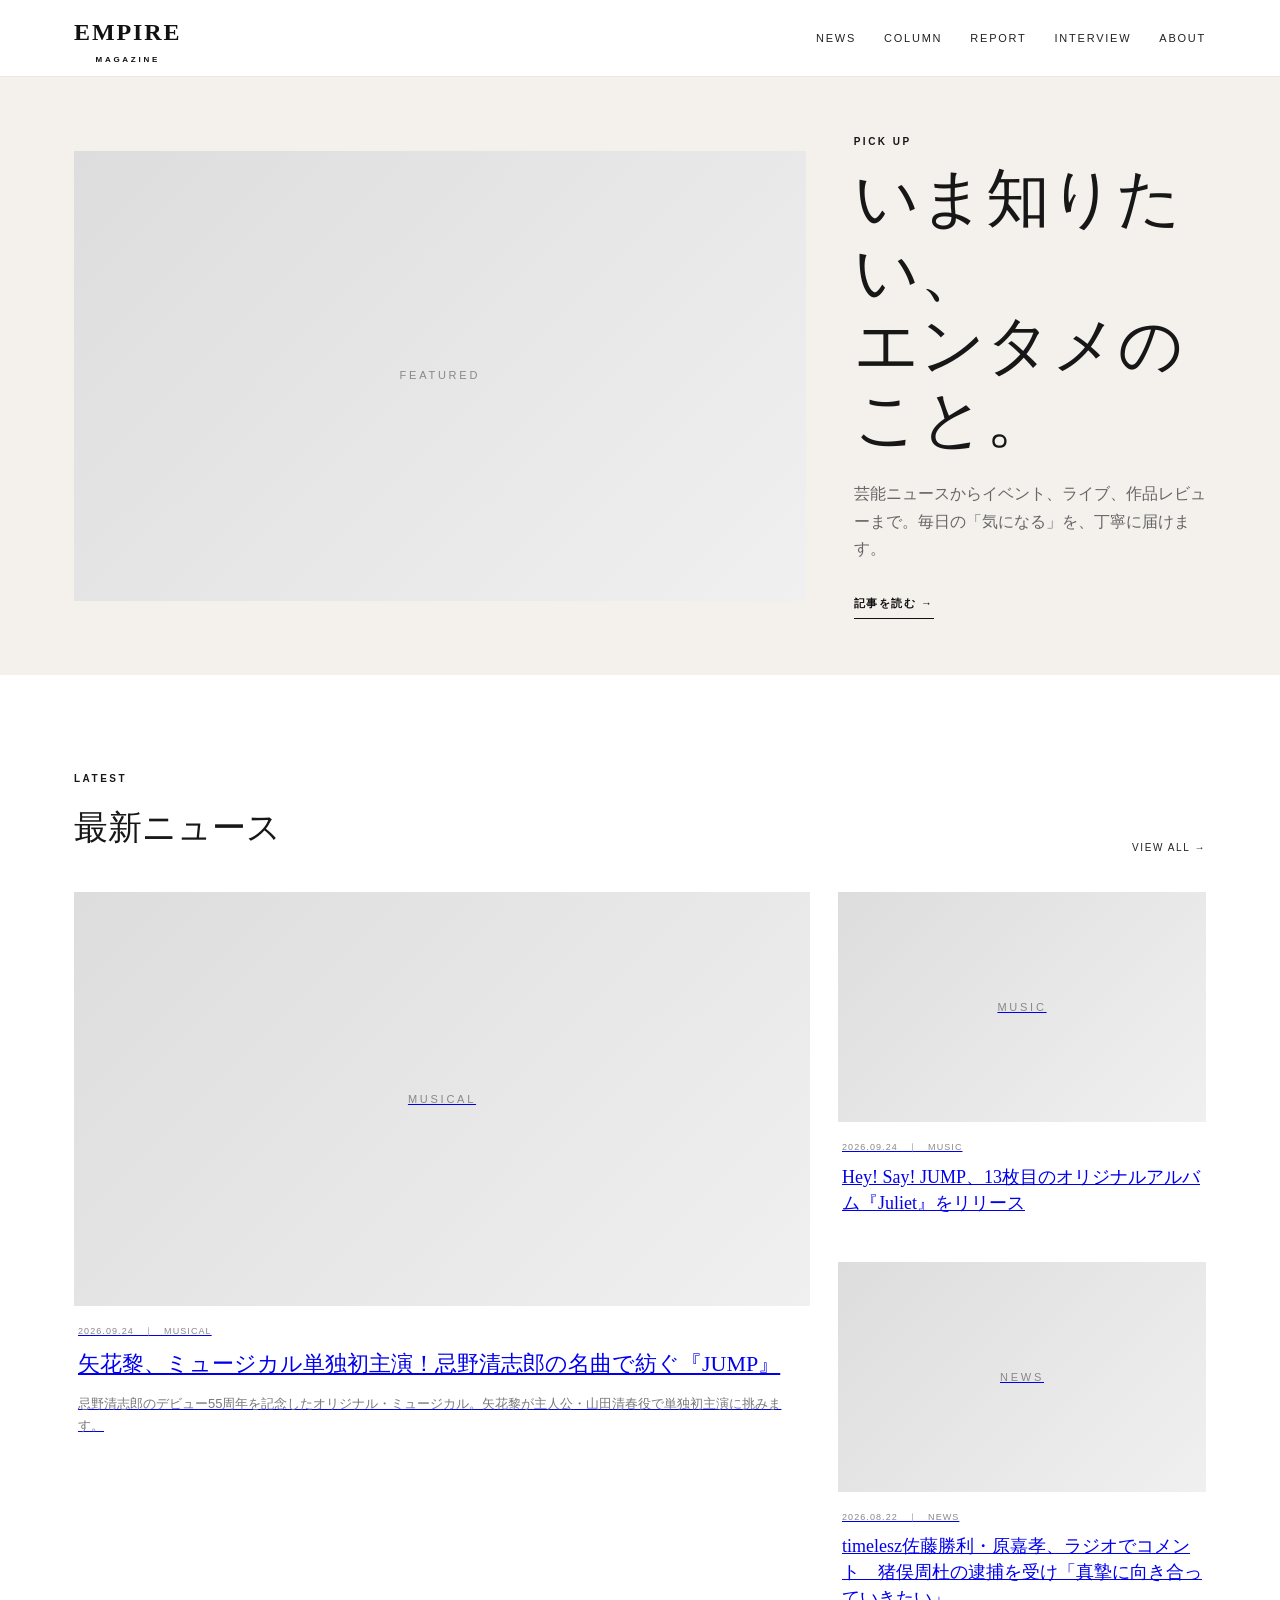
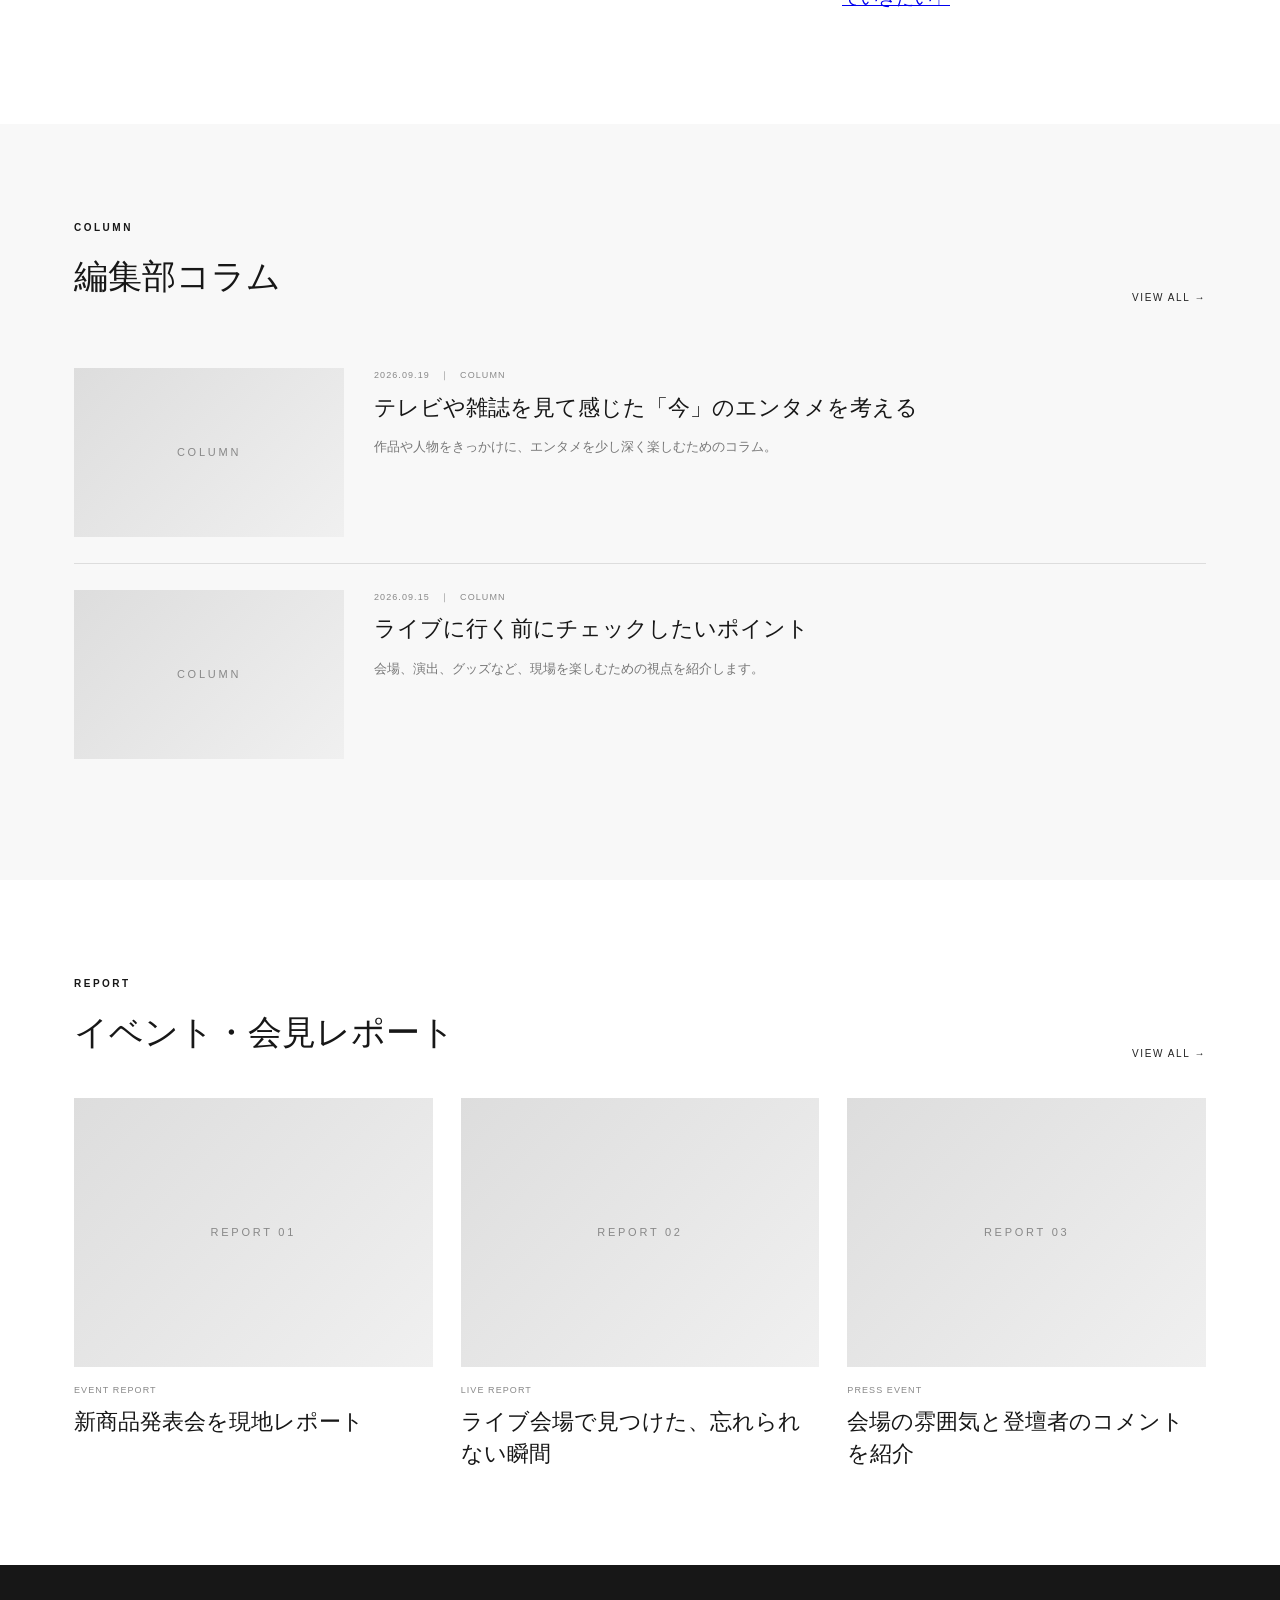
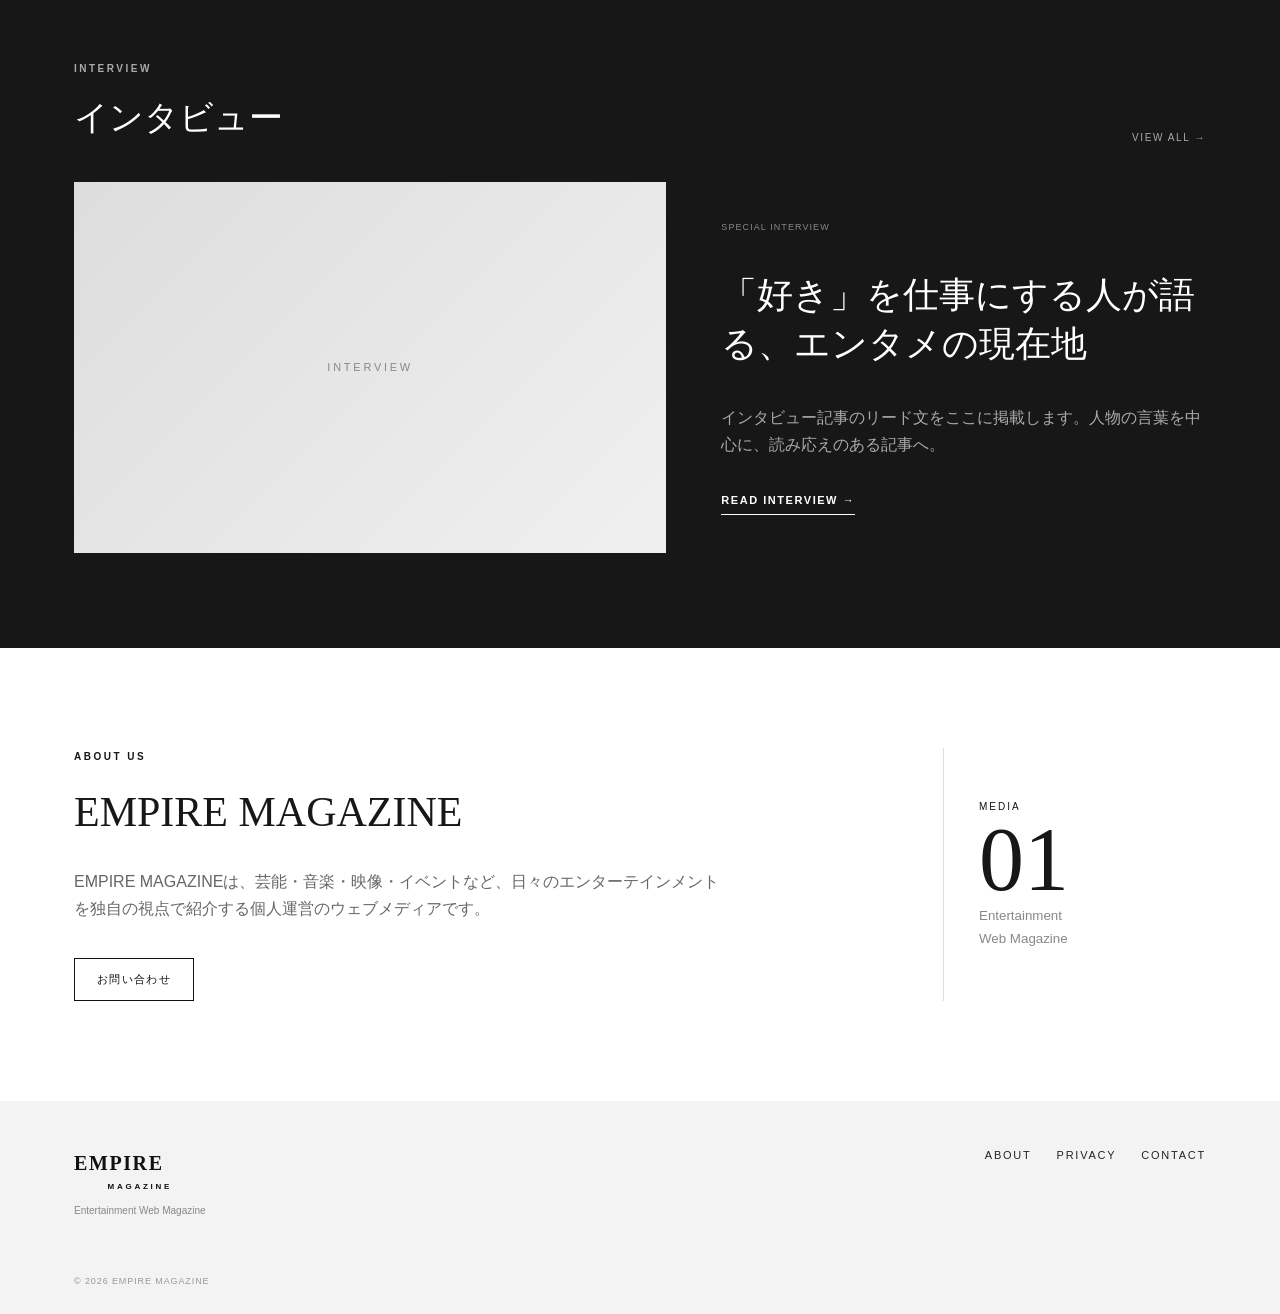
<file: index.html>
<!DOCTYPE html>
<html lang="ja">
<head>
<meta charset="UTF-8">
<meta name="viewport" content="width=device-width, initial-scale=1.0">
<meta name="description" content="芸能・エンタメの最新ニュース、コラム、イベントレポートを届ける個人ウェブメディア。">
<title>EMPIRE MAGAZINE｜芸能・エンタメ情報メディア</title>
<link rel="stylesheet" href="css/style.css">
</head>
<body>
<header class="site-header">
<div class="header-inner">
<a class="logo" href="#">EMPIRE<span>MAGAZINE</span></a>
<nav class="desktop-nav">
<a href="#news">NEWS</a>
<a href="#column">COLUMN</a>
<a href="#report">REPORT</a>
<a href="#interview">INTERVIEW</a>
<a href="#about">ABOUT</a>
</nav>
<button class="menu-button" aria-label="メニュー" aria-expanded="false">☰</button>
</div>
<div class="mobile-nav">
<a href="#news">NEWS</a>
<a href="#column">COLUMN</a>
<a href="#report">REPORT</a>
<a href="#interview">INTERVIEW</a>
<a href="#about">ABOUT</a>
</div>
</header>

<main>
<section class="hero">
<div class="hero-main">
<div class="hero-image placeholder">FEATURED</div>
<div class="hero-copy">
<p class="eyebrow">PICK UP</p>
<h1>いま知りたい、<br>エンタメのこと。</h1>
<p>芸能ニュースからイベント、ライブ、作品レビューまで。毎日の「気になる」を、丁寧に届けます。</p>
<a class="read-more" href="#news">記事を読む →</a>
</div>
</div>
</section>

<section class="section" id="news">
<div class="section-heading">
<div><p class="eyebrow">LATEST</p><h2>最新ニュース</h2></div>
<a href="#news">VIEW ALL →</a>
</div>

<div class="news-grid">

<article class="card large">
<a href="articles/2026-09-24-musical-jump-yabana-rei.html">
<div class="thumb placeholder">MUSICAL</div>
<div class="card-body">
<p class="meta">2026.09.24　｜　MUSICAL</p>
<h3>矢花黎、ミュージカル単独初主演！忌野清志郎の名曲で紡ぐ『JUMP』</h3>
<p>忌野清志郎のデビュー55周年を記念したオリジナル・ミュージカル。矢花黎が主人公・山田清春役で単独初主演に挑みます。</p>
</div>
</a>
</article>

<article class="card">
<a href="articles/2026-09-24-heysayjump-juliet.html">
<div class="thumb placeholder">MUSIC</div>
<div class="card-body">
<p class="meta">2026.09.24　｜　MUSIC</p>
<h3>Hey! Say! JUMP、13枚目のオリジナルアルバム『Juliet』をリリース</h3>
</div>
</a>
</article>

<article class="card">
<a href="articles/2026-08-22-timelesz-radio-comment.html">
<div class="thumb placeholder">NEWS</div>
<div class="card-body">
<p class="meta">2026.08.22　｜　NEWS</p>
<h3>timelesz佐藤勝利・原嘉孝、ラジオでコメント　猪俣周杜の逮捕を受け「真摯に向き合っていきたい」</h3>
</div>
</a>
</article>

</div>
</section>

<section class="section alt" id="column">
<div class="section-heading">
<div><p class="eyebrow">COLUMN</p><h2>編集部コラム</h2></div>
<a href="#">VIEW ALL →</a>
</div>
<div class="article-list">
<article><div class="list-image placeholder">COLUMN</div><div><p class="meta">2026.09.19　｜　COLUMN</p><h3>テレビや雑誌を見て感じた「今」のエンタメを考える</h3><p>作品や人物をきっかけに、エンタメを少し深く楽しむためのコラム。</p></div></article>
<article><div class="list-image placeholder">COLUMN</div><div><p class="meta">2026.09.15　｜　COLUMN</p><h3>ライブに行く前にチェックしたいポイント</h3><p>会場、演出、グッズなど、現場を楽しむための視点を紹介します。</p></div></article>
</div>
</section>

<section class="section" id="report">
<div class="section-heading">
<div><p class="eyebrow">REPORT</p><h2>イベント・会見レポート</h2></div>
<a href="#">VIEW ALL →</a>
</div>
<div class="report-grid">
<article class="report-card"><div class="report-image placeholder">REPORT 01</div><p class="meta">EVENT REPORT</p><h3>新商品発表会を現地レポート</h3></article>
<article class="report-card"><div class="report-image placeholder">REPORT 02</div><p class="meta">LIVE REPORT</p><h3>ライブ会場で見つけた、忘れられない瞬間</h3></article>
<article class="report-card"><div class="report-image placeholder">REPORT 03</div><p class="meta">PRESS EVENT</p><h3>会場の雰囲気と登壇者のコメントを紹介</h3></article>
</div>
</section>

<section class="section dark" id="interview">
<div class="section-heading">
<div><p class="eyebrow">INTERVIEW</p><h2>インタビュー</h2></div>
<a href="#">VIEW ALL →</a>
</div>
<article class="feature-interview">
<div class="interview-image placeholder">INTERVIEW</div>
<div><p class="meta">SPECIAL INTERVIEW</p><h3>「好き」を仕事にする人が語る、エンタメの現在地</h3><p>インタビュー記事のリード文をここに掲載します。人物の言葉を中心に、読み応えのある記事へ。</p><a class="read-more light" href="#">READ INTERVIEW →</a></div>
</article>
</section>

<section class="about" id="about">
<div>
<p class="eyebrow">ABOUT US</p>
<h2>EMPIRE MAGAZINE</h2>
<p>EMPIRE MAGAZINEは、芸能・音楽・映像・イベントなど、日々のエンターテインメントを独自の視点で紹介する個人運営のウェブメディアです。</p>
<a class="outline-button" href="mailto:hello@example.com">お問い合わせ</a>
</div>
<div class="about-note"><span>MEDIA</span><strong>01</strong><small>Entertainment<br>Web Magazine</small></div>
</section>
</main>

<footer>
<div class="footer-inner">
<div><a class="logo footer-logo" href="#">EMPIRE<span>MAGAZINE</span></a><p>Entertainment Web Magazine</p></div>
<div class="footer-links"><a href="#about">ABOUT</a><a href="#">PRIVACY</a><a href="#">CONTACT</a></div>
</div>
<p class="copyright">© 2026 EMPIRE MAGAZINE</p>
</footer>

<script src="js/main.js"></script>
</body>
</html>
</file>
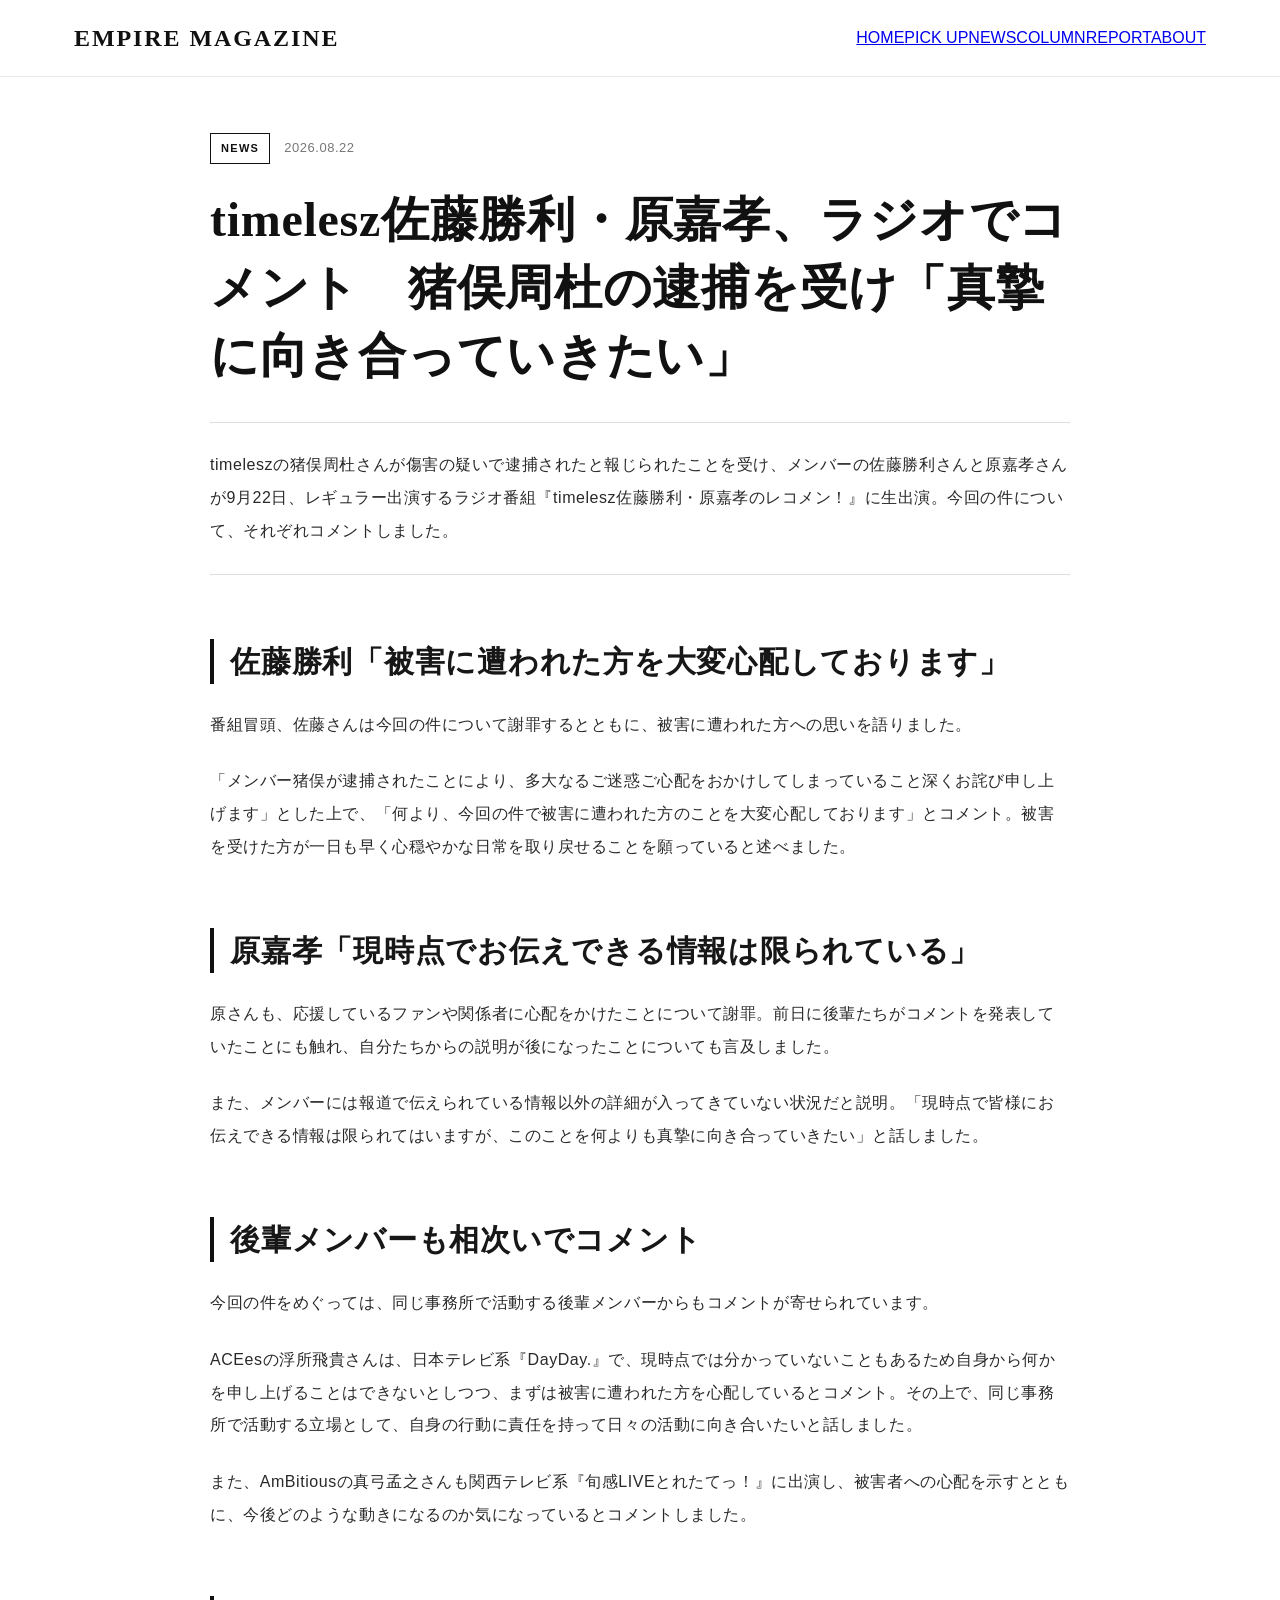
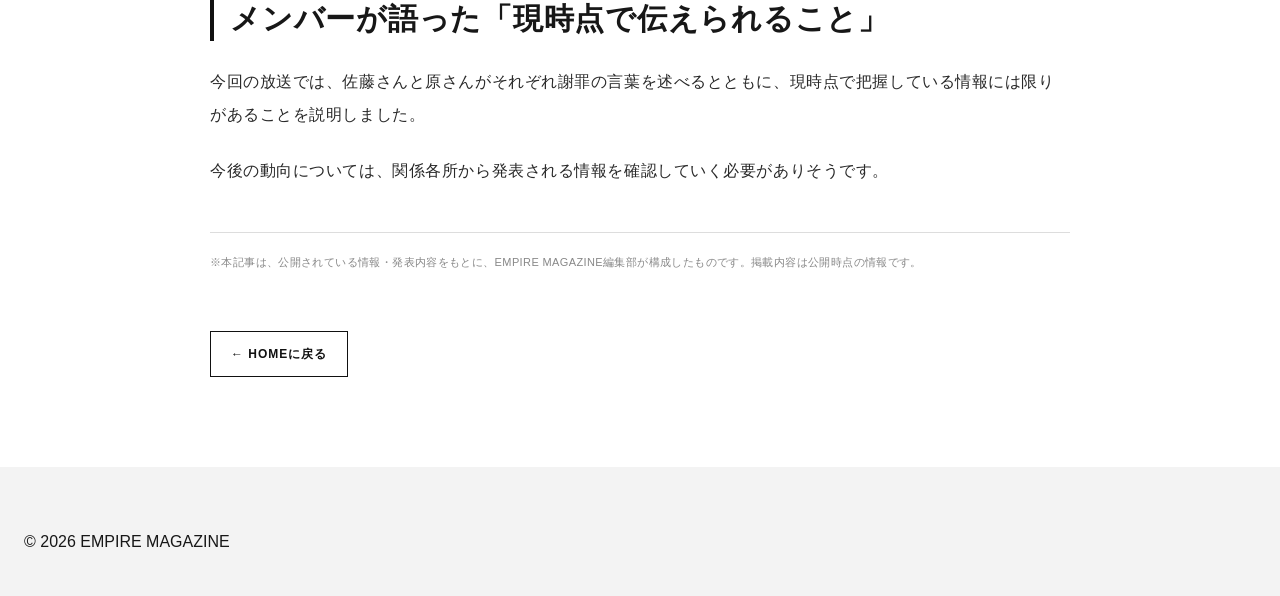
<file: articles/2026-08-22-timelesz-radio-comment.html>
<!DOCTYPE html>
<html lang="ja">
<head>
<meta charset="UTF-8">
<meta name="viewport" content="width=device-width, initial-scale=1.0">
<meta name="description" content="timelesz佐藤勝利・原嘉孝、ラジオでコメント　猪俣周杜の逮捕を受け「真摯に向き合っていきたい」">
<title>timelesz佐藤勝利・原嘉孝、ラジオでコメント　猪俣周杜の逮捕を受け「真摯に向き合っていきたい」 | EMPIRE MAGAZINE</title>
<link rel="stylesheet" href="../css/style.css">
<link rel="stylesheet" href="../css/article.css">
</head>
<body>
<header class="site-header"><div class="container header-inner">
<a href="../index.html" class="logo">EMPIRE MAGAZINE</a>
<nav class="main-nav"><a href="../index.html">HOME</a><a href="../index.html#pickup">PICK UP</a><a href="../index.html#news">NEWS</a><a href="../index.html#column">COLUMN</a><a href="../index.html#report">REPORT</a><a href="../index.html#about">ABOUT</a></nav>
</div></header>
<main><article class="article-page"><div class="container article-container">
<div class="article-meta"><span class="article-category">NEWS</span><time>2026.08.22</time></div>
<h1>timelesz佐藤勝利・原嘉孝、ラジオでコメント　猪俣周杜の逮捕を受け「真摯に向き合っていきたい」</h1>
<p class="article-lead">timeleszの猪俣周杜さんが傷害の疑いで逮捕されたと報じられたことを受け、メンバーの佐藤勝利さんと原嘉孝さんが9月22日、レギュラー出演するラジオ番組『timelesz佐藤勝利・原嘉孝のレコメン！』に生出演。今回の件について、それぞれコメントしました。</p>
<h2>佐藤勝利「被害に遭われた方を大変心配しております」</h2>
<p>番組冒頭、佐藤さんは今回の件について謝罪するとともに、被害に遭われた方への思いを語りました。</p>
<p>「メンバー猪俣が逮捕されたことにより、多大なるご迷惑ご心配をおかけしてしまっていること深くお詫び申し上げます」とした上で、「何より、今回の件で被害に遭われた方のことを大変心配しております」とコメント。被害を受けた方が一日も早く心穏やかな日常を取り戻せることを願っていると述べました。</p>
<h2>原嘉孝「現時点でお伝えできる情報は限られている」</h2>
<p>原さんも、応援しているファンや関係者に心配をかけたことについて謝罪。前日に後輩たちがコメントを発表していたことにも触れ、自分たちからの説明が後になったことについても言及しました。</p>
<p>また、メンバーには報道で伝えられている情報以外の詳細が入ってきていない状況だと説明。「現時点で皆様にお伝えできる情報は限られてはいますが、このことを何よりも真摯に向き合っていきたい」と話しました。</p>
<h2>後輩メンバーも相次いでコメント</h2>
<p>今回の件をめぐっては、同じ事務所で活動する後輩メンバーからもコメントが寄せられています。</p>
<p>ACEesの浮所飛貴さんは、日本テレビ系『DayDay.』で、現時点では分かっていないこともあるため自身から何かを申し上げることはできないとしつつ、まずは被害に遭われた方を心配しているとコメント。その上で、同じ事務所で活動する立場として、自身の行動に責任を持って日々の活動に向き合いたいと話しました。</p>
<p>また、AmBitiousの真弓孟之さんも関西テレビ系『旬感LIVEとれたてっ！』に出演し、被害者への心配を示すとともに、今後どのような動きになるのか気になっているとコメントしました。</p>
<h2>メンバーが語った「現時点で伝えられること」</h2>
<p>今回の放送では、佐藤さんと原さんがそれぞれ謝罪の言葉を述べるとともに、現時点で把握している情報には限りがあることを説明しました。</p>
<p>今後の動向については、関係各所から発表される情報を確認していく必要がありそうです。</p>
<p class="article-source">※本記事は、公開されている情報・発表内容をもとに、EMPIRE MAGAZINE編集部が構成したものです。掲載内容は公開時点の情報です。</p>
<a href="../index.html" class="back-link">← HOMEに戻る</a>
</div></article></main>
<footer class="site-footer"><div class="container"><p>© 2026 EMPIRE MAGAZINE</p></div></footer>
</body></html>
</file>
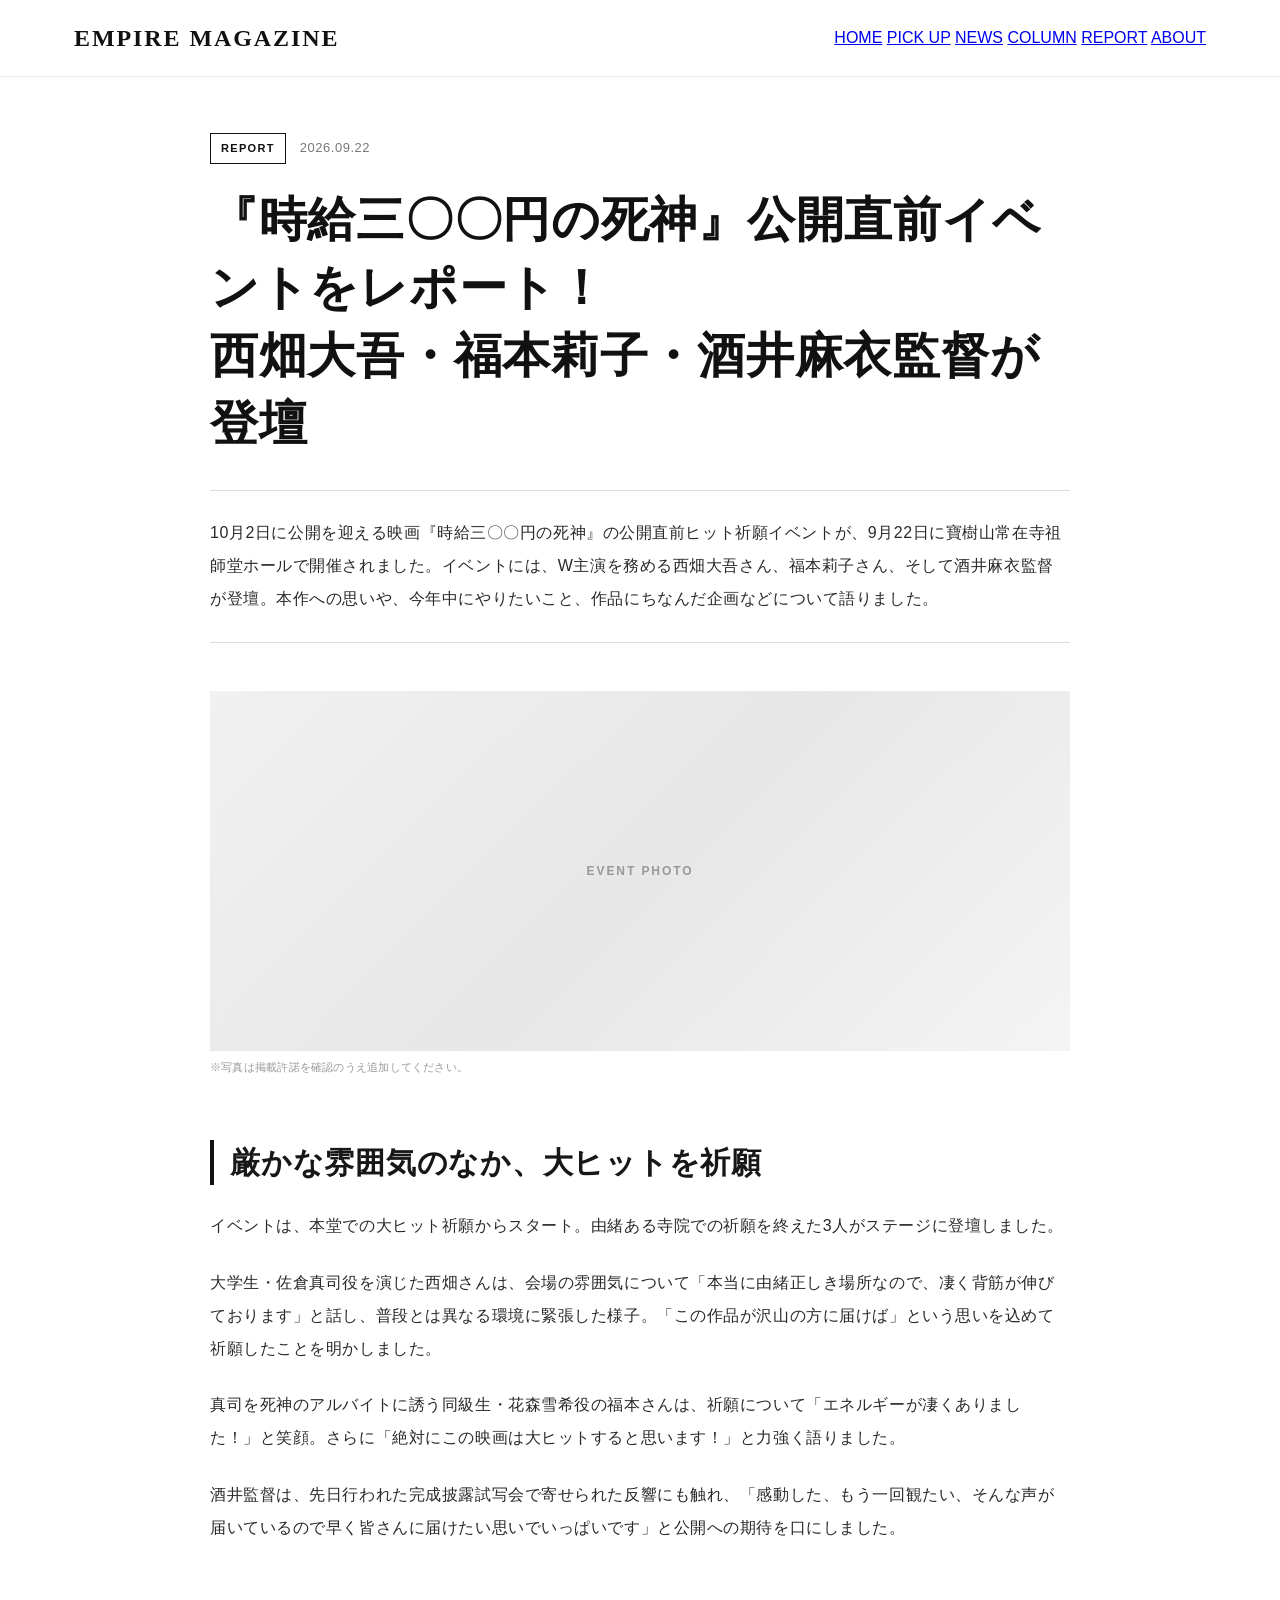
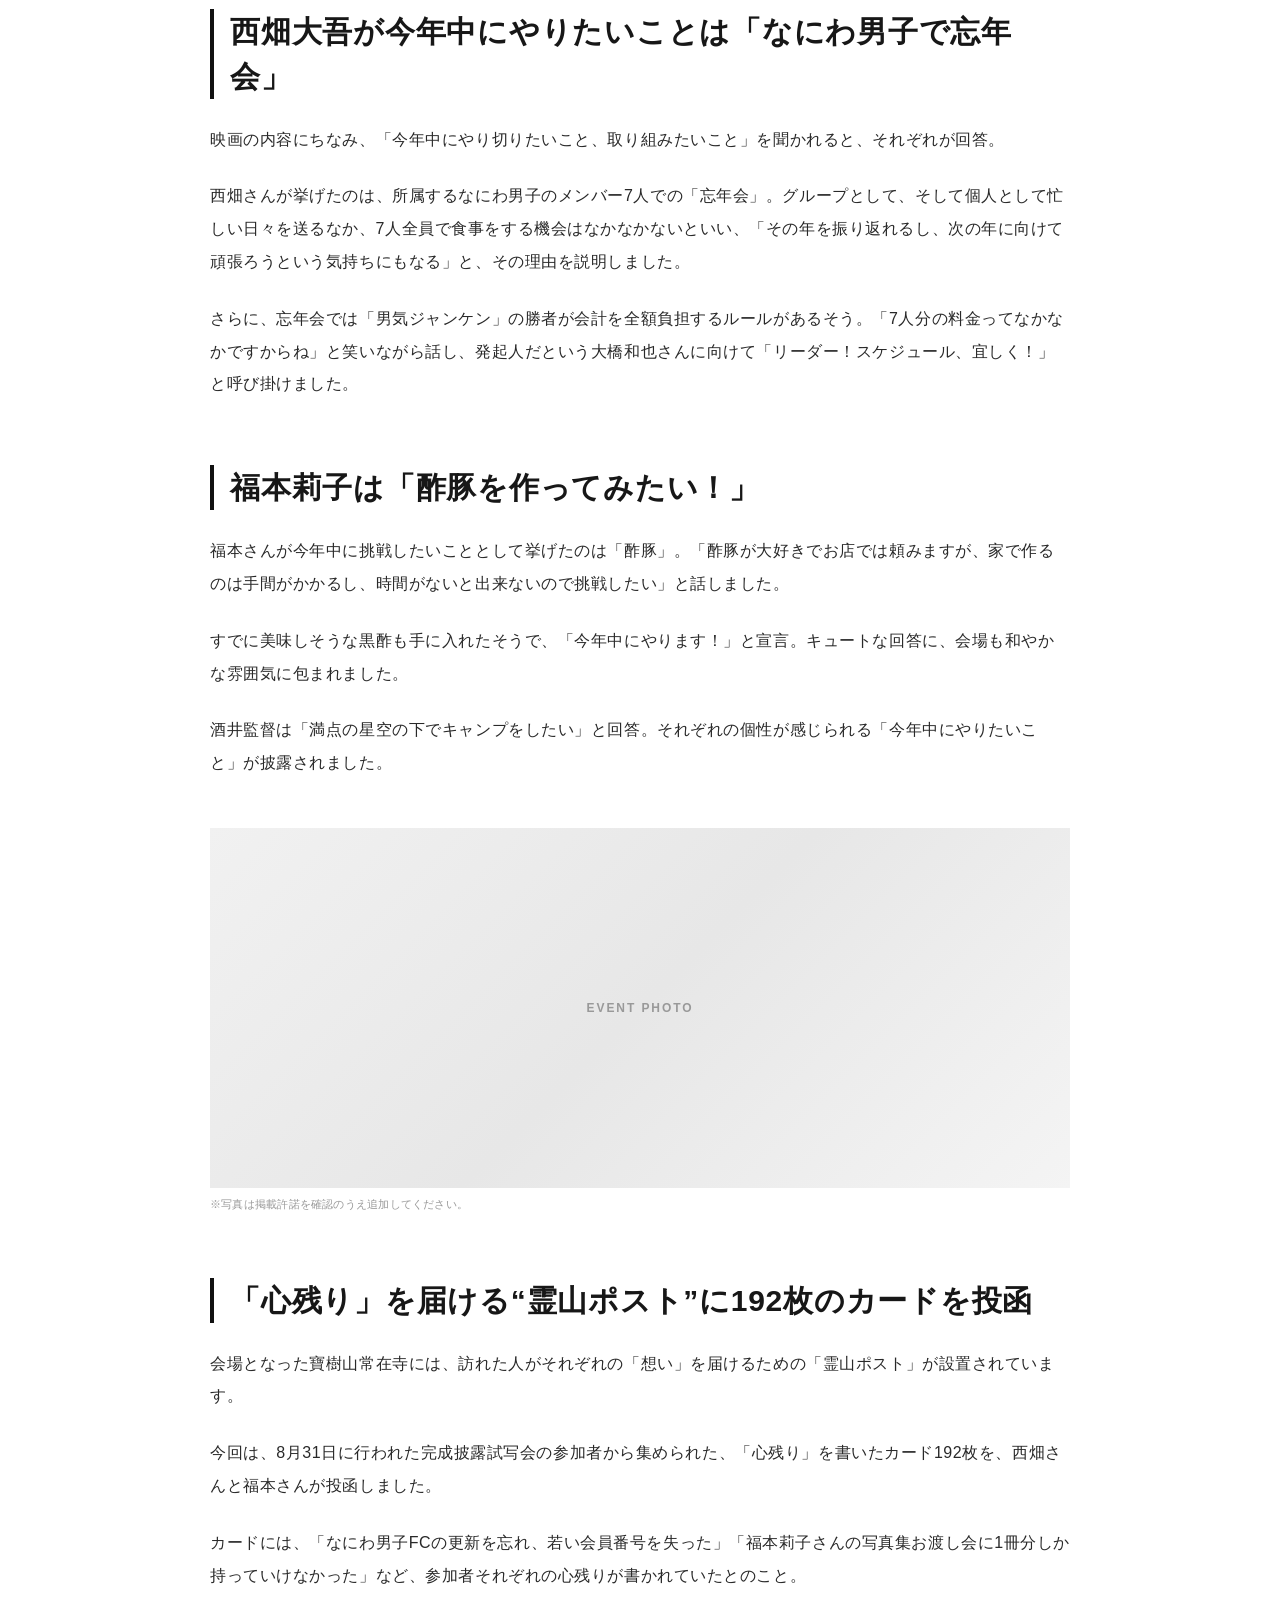
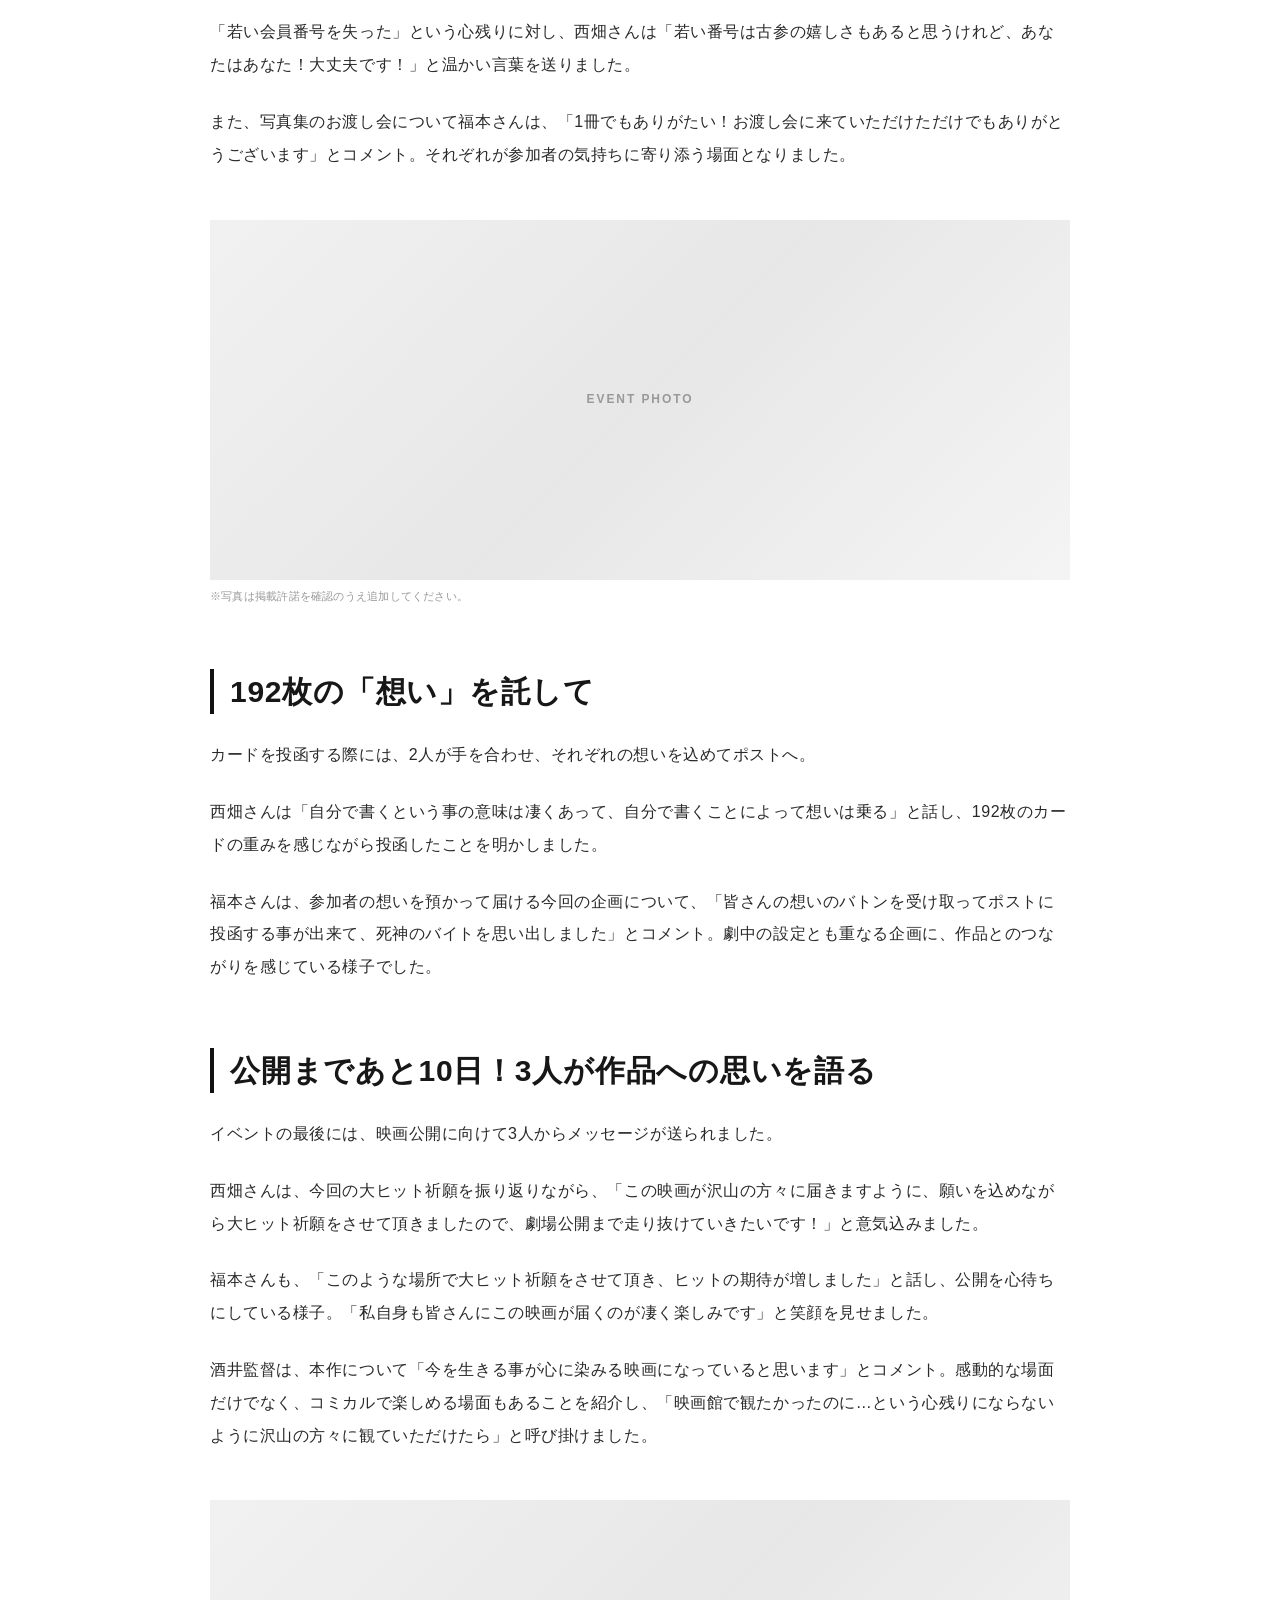
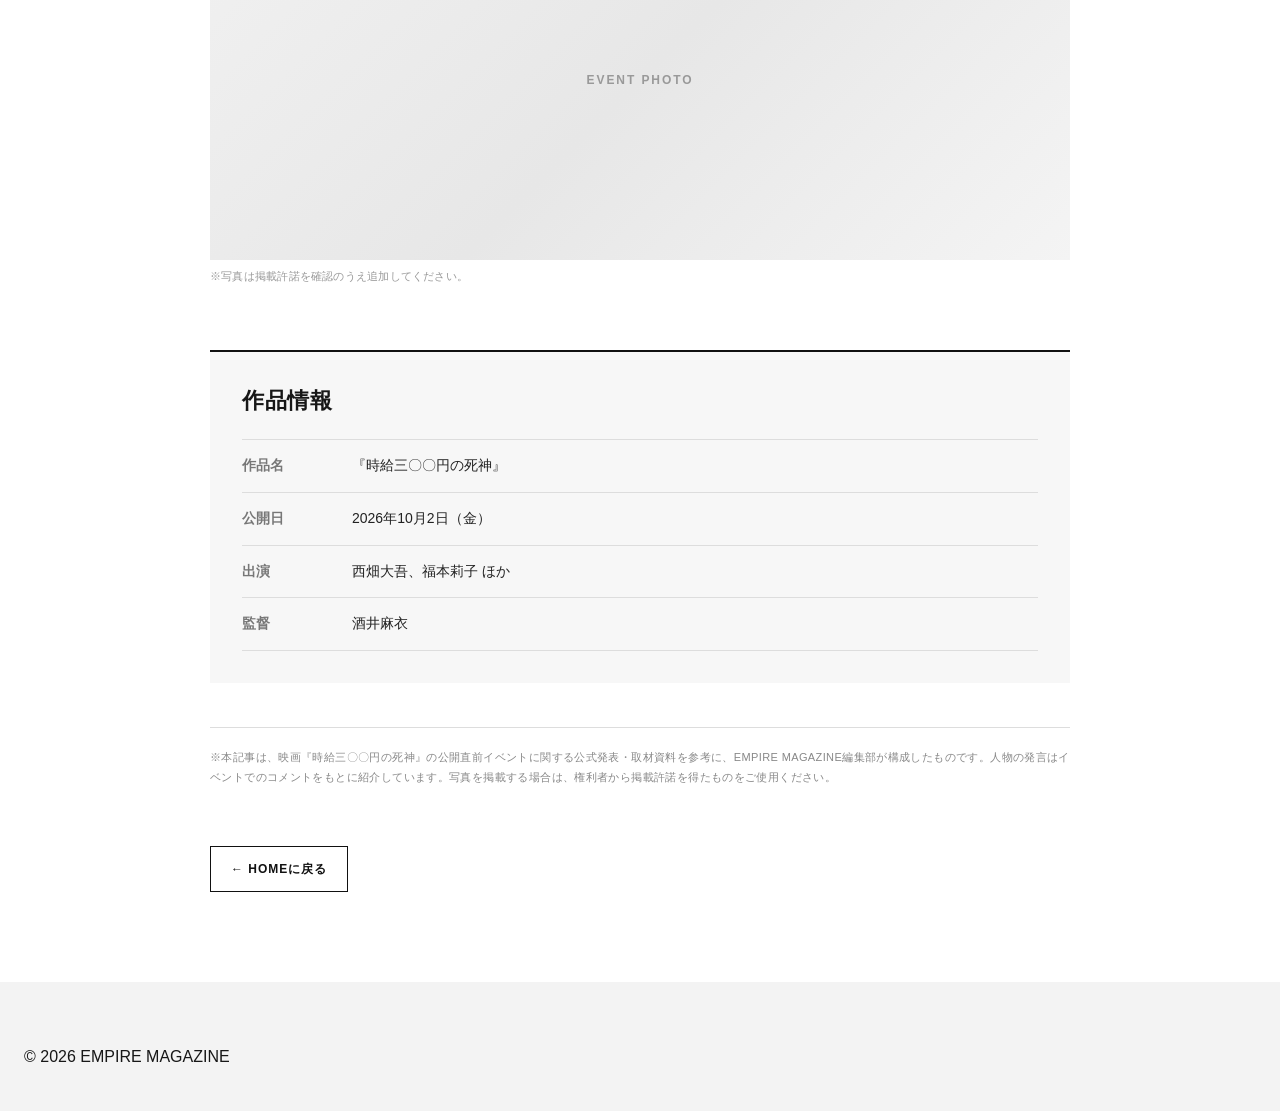
<file: articles/2026-09-22-jihiki-300yen-report.html>
<!DOCTYPE html>
<html lang="ja">
<head>
<meta charset="UTF-8">
<meta name="viewport" content="width=device-width, initial-scale=1.0">
<meta name="description" content="映画『時給三〇〇円の死神』の公開直前ヒット祈願イベントをレポート。西畑大吾さん、福本莉子さん、酒井麻衣監督が登壇しました。">
<title>『時給三〇〇円の死神』公開直前イベントをレポート | EMPIRE MAGAZINE</title>
<link rel="stylesheet" href="../css/style.css">
<link rel="stylesheet" href="../css/article.css">
</head>
<body>
<header class="site-header">
  <div class="container header-inner">
    <a href="../index.html" class="logo">EMPIRE MAGAZINE</a>
    <nav class="main-nav">
      <a href="../index.html">HOME</a>
      <a href="../index.html#pickup">PICK UP</a>
      <a href="../index.html#news">NEWS</a>
      <a href="../index.html#column">COLUMN</a>
      <a href="../index.html#report">REPORT</a>
      <a href="../index.html#about">ABOUT</a>
    </nav>
  </div>
</header>

<main>
<article class="article-page">
<div class="container article-container">

<div class="article-meta">
  <span class="article-category">REPORT</span>
  <time datetime="2026-09-22">2026.09.22</time>
</div>

<h1>『時給三〇〇円の死神』公開直前イベントをレポート！<br>西畑大吾・福本莉子・酒井麻衣監督が登壇</h1>

<p class="article-lead">
10月2日に公開を迎える映画『時給三〇〇円の死神』の公開直前ヒット祈願イベントが、9月22日に寶樹山常在寺祖師堂ホールで開催されました。イベントには、W主演を務める西畑大吾さん、福本莉子さん、そして酒井麻衣監督が登壇。本作への思いや、今年中にやりたいこと、作品にちなんだ企画などについて語りました。
</p>

<div class="article-image-placeholder"><span>EVENT PHOTO</span></div>
<p class="image-note">※写真は掲載許諾を確認のうえ追加してください。</p>

<h2>厳かな雰囲気のなか、大ヒットを祈願</h2>
<p>イベントは、本堂での大ヒット祈願からスタート。由緒ある寺院での祈願を終えた3人がステージに登壇しました。</p>
<p>大学生・佐倉真司役を演じた西畑さんは、会場の雰囲気について「本当に由緒正しき場所なので、凄く背筋が伸びております」と話し、普段とは異なる環境に緊張した様子。「この作品が沢山の方に届けば」という思いを込めて祈願したことを明かしました。</p>
<p>真司を死神のアルバイトに誘う同級生・花森雪希役の福本さんは、祈願について「エネルギーが凄くありました！」と笑顔。さらに「絶対にこの映画は大ヒットすると思います！」と力強く語りました。</p>
<p>酒井監督は、先日行われた完成披露試写会で寄せられた反響にも触れ、「感動した、もう一回観たい、そんな声が届いているので早く皆さんに届けたい思いでいっぱいです」と公開への期待を口にしました。</p>

<h2>西畑大吾が今年中にやりたいことは「なにわ男子で忘年会」</h2>
<p>映画の内容にちなみ、「今年中にやり切りたいこと、取り組みたいこと」を聞かれると、それぞれが回答。</p>
<p>西畑さんが挙げたのは、所属するなにわ男子のメンバー7人での「忘年会」。グループとして、そして個人として忙しい日々を送るなか、7人全員で食事をする機会はなかなかないといい、「その年を振り返れるし、次の年に向けて頑張ろうという気持ちにもなる」と、その理由を説明しました。</p>
<p>さらに、忘年会では「男気ジャンケン」の勝者が会計を全額負担するルールがあるそう。「7人分の料金ってなかなかですからね」と笑いながら話し、発起人だという大橋和也さんに向けて「リーダー！スケジュール、宜しく！」と呼び掛けました。</p>

<h2>福本莉子は「酢豚を作ってみたい！」</h2>
<p>福本さんが今年中に挑戦したいこととして挙げたのは「酢豚」。「酢豚が大好きでお店では頼みますが、家で作るのは手間がかかるし、時間がないと出来ないので挑戦したい」と話しました。</p>
<p>すでに美味しそうな黒酢も手に入れたそうで、「今年中にやります！」と宣言。キュートな回答に、会場も和やかな雰囲気に包まれました。</p>
<p>酒井監督は「満点の星空の下でキャンプをしたい」と回答。それぞれの個性が感じられる「今年中にやりたいこと」が披露されました。</p>

<div class="article-image-placeholder"><span>EVENT PHOTO</span></div>
<p class="image-note">※写真は掲載許諾を確認のうえ追加してください。</p>

<h2>「心残り」を届ける“霊山ポスト”に192枚のカードを投函</h2>
<p>会場となった寶樹山常在寺には、訪れた人がそれぞれの「想い」を届けるための「霊山ポスト」が設置されています。</p>
<p>今回は、8月31日に行われた完成披露試写会の参加者から集められた、「心残り」を書いたカード192枚を、西畑さんと福本さんが投函しました。</p>
<p>カードには、「なにわ男子FCの更新を忘れ、若い会員番号を失った」「福本莉子さんの写真集お渡し会に1冊分しか持っていけなかった」など、参加者それぞれの心残りが書かれていたとのこと。</p>
<p>「若い会員番号を失った」という心残りに対し、西畑さんは「若い番号は古参の嬉しさもあると思うけれど、あなたはあなた！大丈夫です！」と温かい言葉を送りました。</p>
<p>また、写真集のお渡し会について福本さんは、「1冊でもありがたい！お渡し会に来ていただけただけでもありがとうございます」とコメント。それぞれが参加者の気持ちに寄り添う場面となりました。</p>

<div class="article-image-placeholder"><span>EVENT PHOTO</span></div>
<p class="image-note">※写真は掲載許諾を確認のうえ追加してください。</p>

<h2>192枚の「想い」を託して</h2>
<p>カードを投函する際には、2人が手を合わせ、それぞれの想いを込めてポストへ。</p>
<p>西畑さんは「自分で書くという事の意味は凄くあって、自分で書くことによって想いは乗る」と話し、192枚のカードの重みを感じながら投函したことを明かしました。</p>
<p>福本さんは、参加者の想いを預かって届ける今回の企画について、「皆さんの想いのバトンを受け取ってポストに投函する事が出来て、死神のバイトを思い出しました」とコメント。劇中の設定とも重なる企画に、作品とのつながりを感じている様子でした。</p>

<h2>公開まであと10日！3人が作品への思いを語る</h2>
<p>イベントの最後には、映画公開に向けて3人からメッセージが送られました。</p>
<p>西畑さんは、今回の大ヒット祈願を振り返りながら、「この映画が沢山の方々に届きますように、願いを込めながら大ヒット祈願をさせて頂きましたので、劇場公開まで走り抜けていきたいです！」と意気込みました。</p>
<p>福本さんも、「このような場所で大ヒット祈願をさせて頂き、ヒットの期待が増しました」と話し、公開を心待ちにしている様子。「私自身も皆さんにこの映画が届くのが凄く楽しみです」と笑顔を見せました。</p>
<p>酒井監督は、本作について「今を生きる事が心に染みる映画になっていると思います」とコメント。感動的な場面だけでなく、コミカルで楽しめる場面もあることを紹介し、「映画館で観たかったのに…という心残りにならないように沢山の方々に観ていただけたら」と呼び掛けました。</p>

<div class="article-image-placeholder"><span>EVENT PHOTO</span></div>
<p class="image-note">※写真は掲載許諾を確認のうえ追加してください。</p>

<section class="movie-info">
<h2>作品情報</h2>
<dl>
<dt>作品名</dt><dd>『時給三〇〇円の死神』</dd>
<dt>公開日</dt><dd>2026年10月2日（金）</dd>
<dt>出演</dt><dd>西畑大吾、福本莉子 ほか</dd>
<dt>監督</dt><dd>酒井麻衣</dd>
</dl>
</section>

<p class="article-source">※本記事は、映画『時給三〇〇円の死神』の公開直前イベントに関する公式発表・取材資料を参考に、EMPIRE MAGAZINE編集部が構成したものです。人物の発言はイベントでのコメントをもとに紹介しています。写真を掲載する場合は、権利者から掲載許諾を得たものをご使用ください。</p>

<a href="../index.html" class="back-link">← HOMEに戻る</a>
</div>
</article>
</main>

<footer class="site-footer">
<div class="container"><p>© 2026 EMPIRE MAGAZINE</p></div>
</footer>
</body>
</html>
</file>
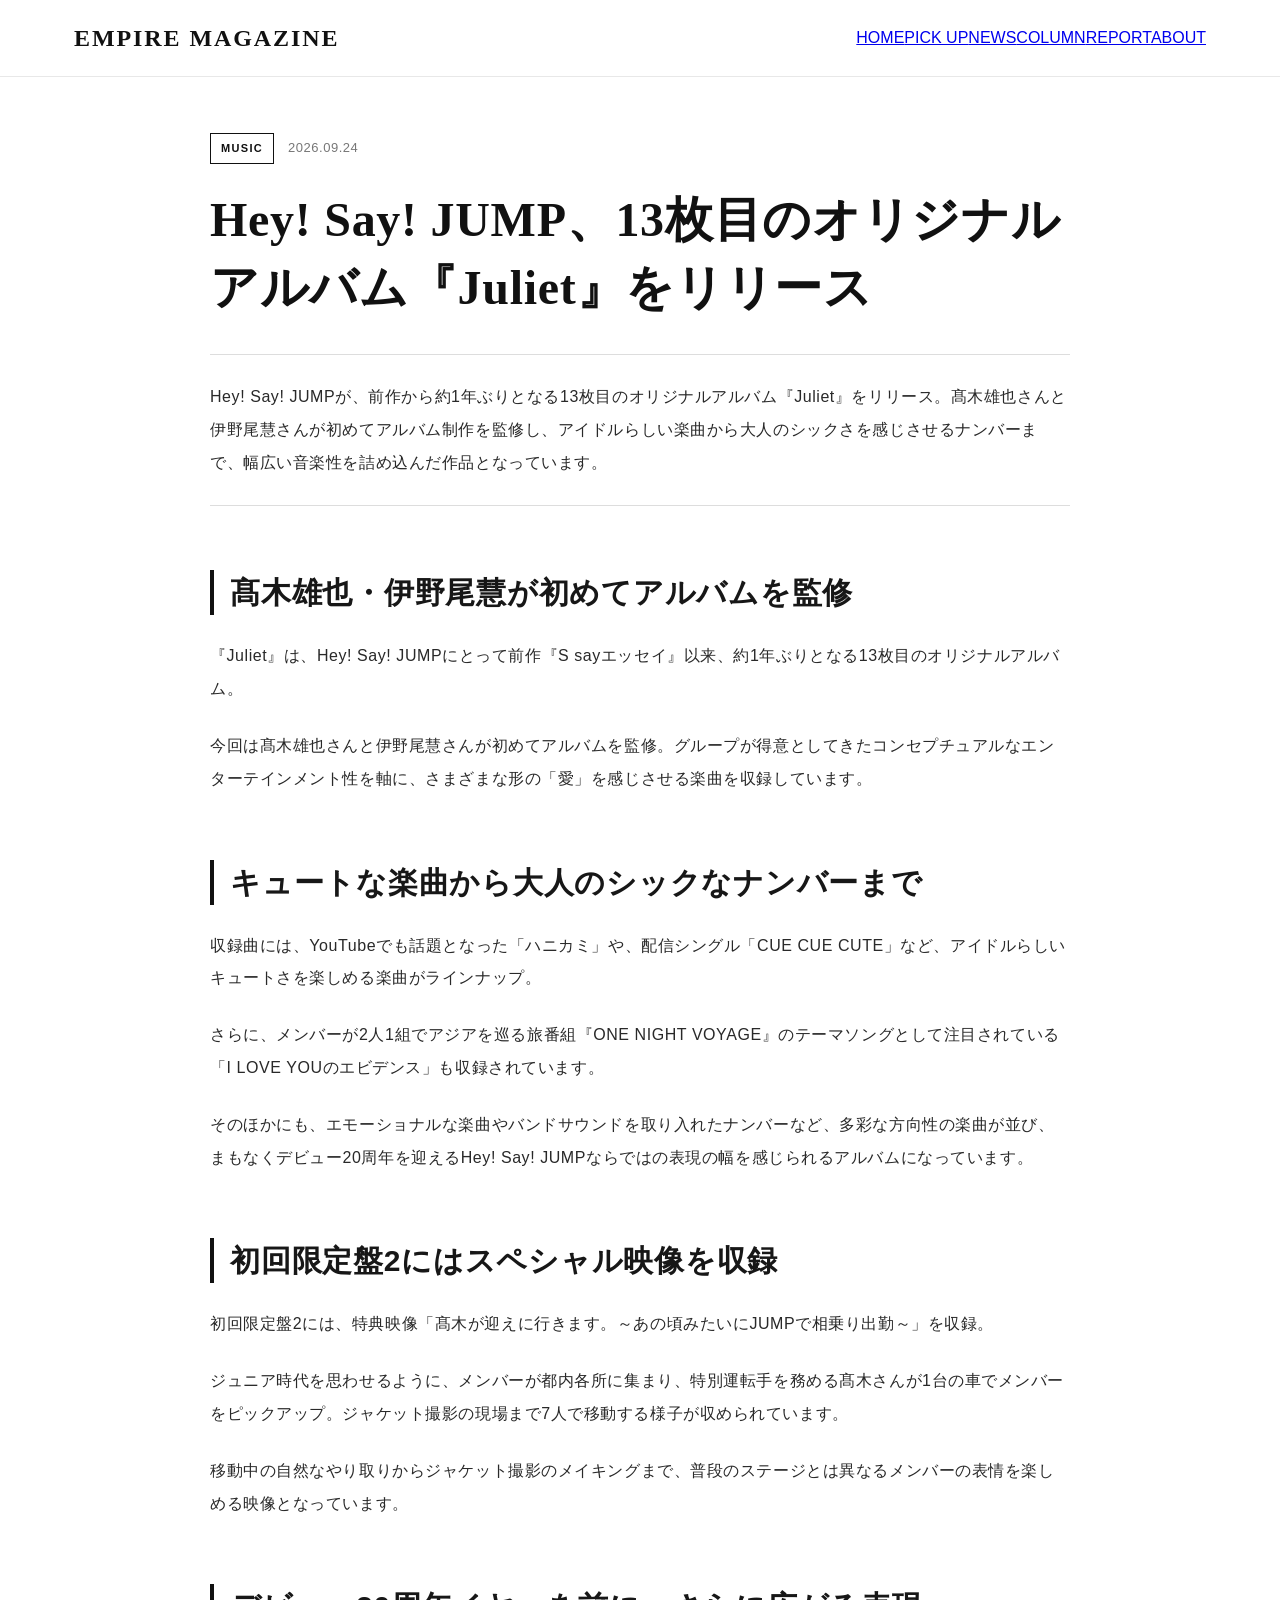
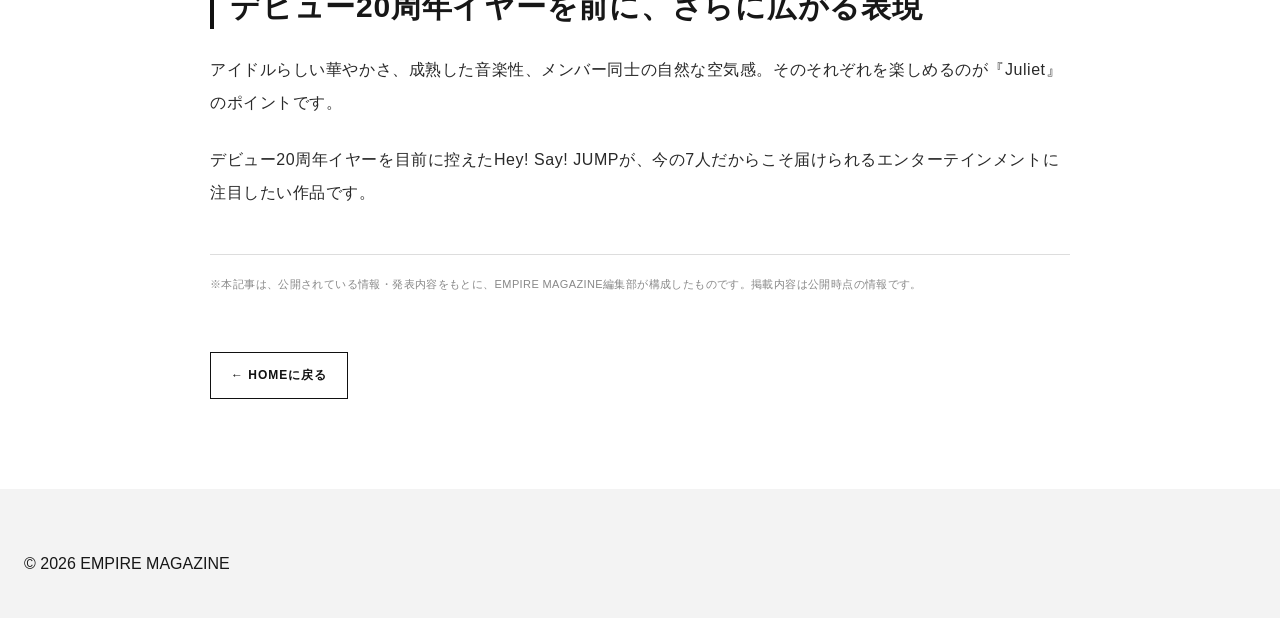
<file: articles/2026-09-24-heysayjump-juliet.html>
<!DOCTYPE html>
<html lang="ja">
<head>
<meta charset="UTF-8">
<meta name="viewport" content="width=device-width, initial-scale=1.0">
<meta name="description" content="Hey! Say! JUMP、13枚目のオリジナルアルバム『Juliet』をリリース">
<title>Hey! Say! JUMP、13枚目のオリジナルアルバム『Juliet』をリリース | EMPIRE MAGAZINE</title>
<link rel="stylesheet" href="../css/style.css">
<link rel="stylesheet" href="../css/article.css">
</head>
<body>
<header class="site-header"><div class="container header-inner">
<a href="../index.html" class="logo">EMPIRE MAGAZINE</a>
<nav class="main-nav"><a href="../index.html">HOME</a><a href="../index.html#pickup">PICK UP</a><a href="../index.html#news">NEWS</a><a href="../index.html#column">COLUMN</a><a href="../index.html#report">REPORT</a><a href="../index.html#about">ABOUT</a></nav>
</div></header>
<main><article class="article-page"><div class="container article-container">
<div class="article-meta"><span class="article-category">MUSIC</span><time>2026.09.24</time></div>
<h1>Hey! Say! JUMP、13枚目のオリジナルアルバム『Juliet』をリリース</h1>
<p class="article-lead">Hey! Say! JUMPが、前作から約1年ぶりとなる13枚目のオリジナルアルバム『Juliet』をリリース。髙木雄也さんと伊野尾慧さんが初めてアルバム制作を監修し、アイドルらしい楽曲から大人のシックさを感じさせるナンバーまで、幅広い音楽性を詰め込んだ作品となっています。</p>
<h2>髙木雄也・伊野尾慧が初めてアルバムを監修</h2>
<p>『Juliet』は、Hey! Say! JUMPにとって前作『S sayエッセイ』以来、約1年ぶりとなる13枚目のオリジナルアルバム。</p>
<p>今回は髙木雄也さんと伊野尾慧さんが初めてアルバムを監修。グループが得意としてきたコンセプチュアルなエンターテインメント性を軸に、さまざまな形の「愛」を感じさせる楽曲を収録しています。</p>
<h2>キュートな楽曲から大人のシックなナンバーまで</h2>
<p>収録曲には、YouTubeでも話題となった「ハニカミ」や、配信シングル「CUE CUE CUTE」など、アイドルらしいキュートさを楽しめる楽曲がラインナップ。</p>
<p>さらに、メンバーが2人1組でアジアを巡る旅番組『ONE NIGHT VOYAGE』のテーマソングとして注目されている「I LOVE YOUのエビデンス」も収録されています。</p>
<p>そのほかにも、エモーショナルな楽曲やバンドサウンドを取り入れたナンバーなど、多彩な方向性の楽曲が並び、まもなくデビュー20周年を迎えるHey! Say! JUMPならではの表現の幅を感じられるアルバムになっています。</p>
<h2>初回限定盤2にはスペシャル映像を収録</h2>
<p>初回限定盤2には、特典映像「髙木が迎えに行きます。～あの頃みたいにJUMPで相乗り出勤～」を収録。</p>
<p>ジュニア時代を思わせるように、メンバーが都内各所に集まり、特別運転手を務める髙木さんが1台の車でメンバーをピックアップ。ジャケット撮影の現場まで7人で移動する様子が収められています。</p>
<p>移動中の自然なやり取りからジャケット撮影のメイキングまで、普段のステージとは異なるメンバーの表情を楽しめる映像となっています。</p>
<h2>デビュー20周年イヤーを前に、さらに広がる表現</h2>
<p>アイドルらしい華やかさ、成熟した音楽性、メンバー同士の自然な空気感。そのそれぞれを楽しめるのが『Juliet』のポイントです。</p>
<p>デビュー20周年イヤーを目前に控えたHey! Say! JUMPが、今の7人だからこそ届けられるエンターテインメントに注目したい作品です。</p>
<p class="article-source">※本記事は、公開されている情報・発表内容をもとに、EMPIRE MAGAZINE編集部が構成したものです。掲載内容は公開時点の情報です。</p>
<a href="../index.html" class="back-link">← HOMEに戻る</a>
</div></article></main>
<footer class="site-footer"><div class="container"><p>© 2026 EMPIRE MAGAZINE</p></div></footer>
</body></html>
</file>
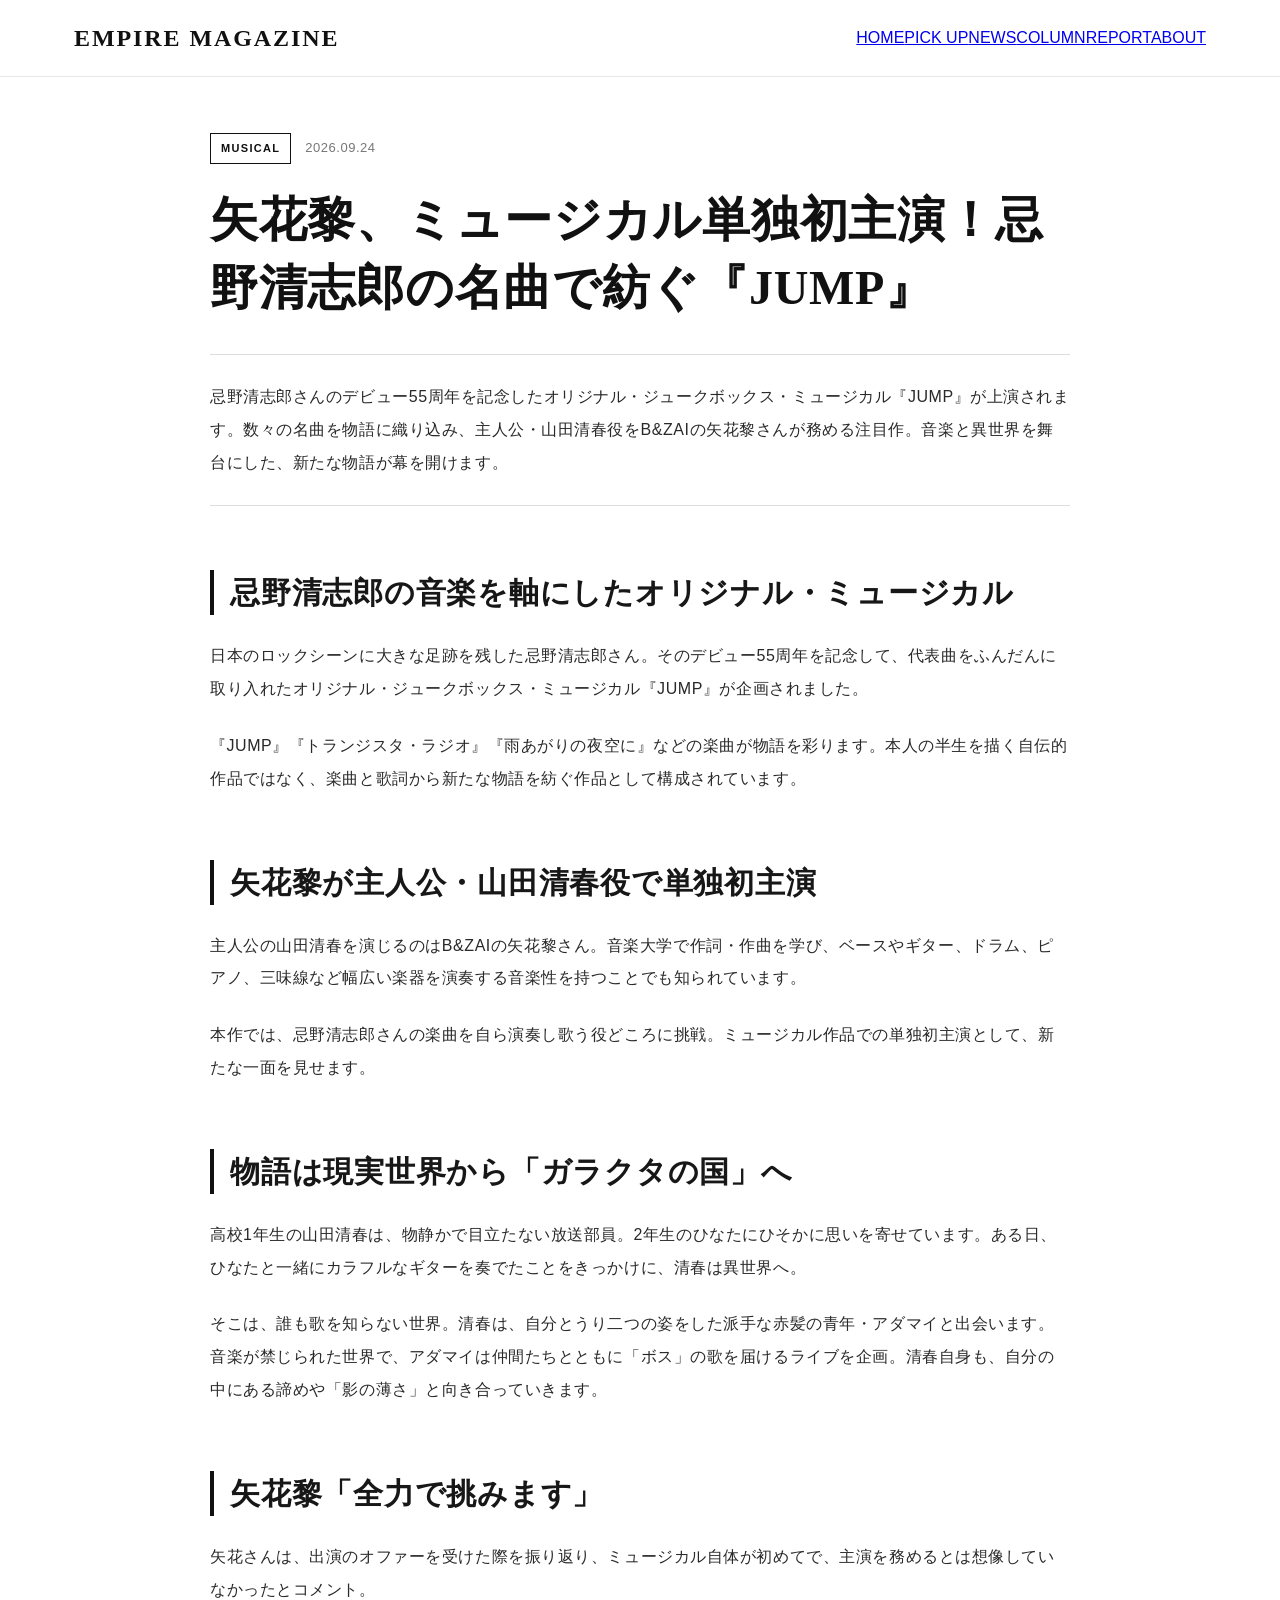
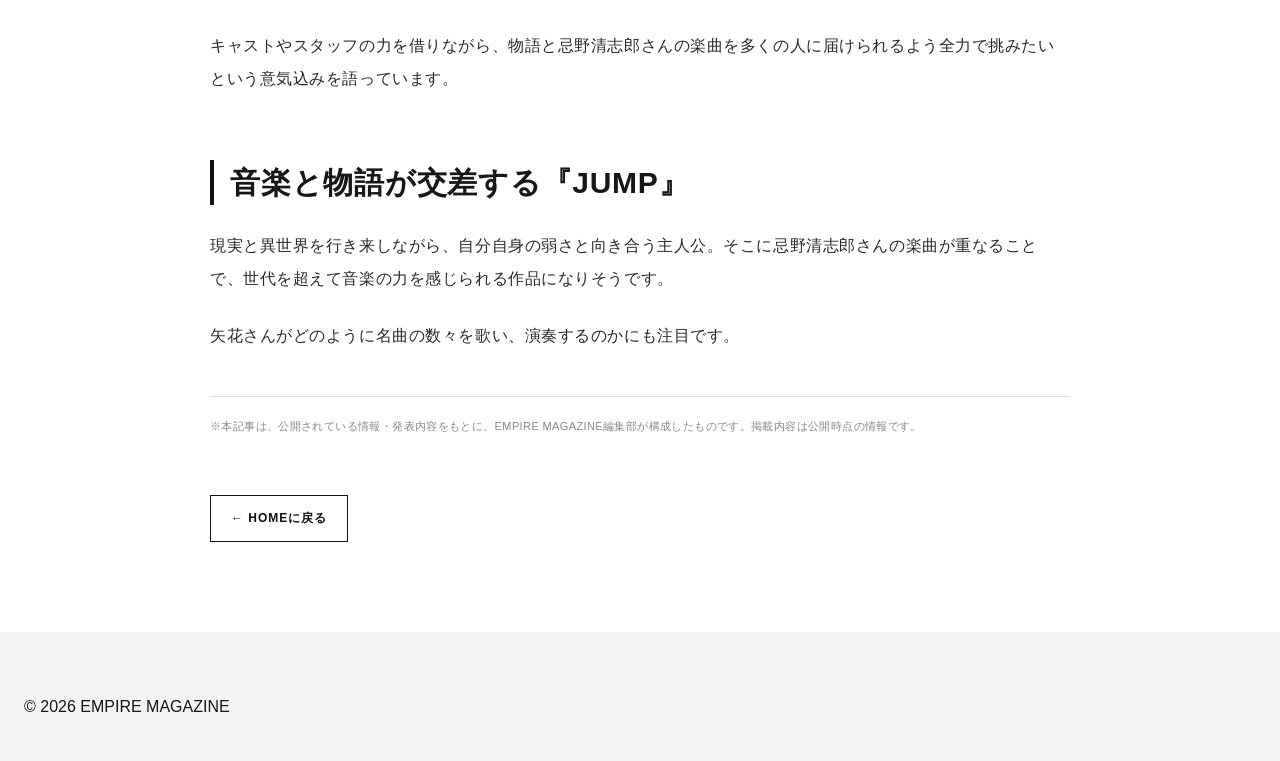
<file: articles/2026-09-24-musical-jump-yabana-rei.html>
<!DOCTYPE html>
<html lang="ja">
<head>
<meta charset="UTF-8">
<meta name="viewport" content="width=device-width, initial-scale=1.0">
<meta name="description" content="矢花黎、ミュージカル単独初主演！忌野清志郎の名曲で紡ぐ『JUMP』">
<title>矢花黎、ミュージカル単独初主演！忌野清志郎の名曲で紡ぐ『JUMP』 | EMPIRE MAGAZINE</title>
<link rel="stylesheet" href="../css/style.css">
<link rel="stylesheet" href="../css/article.css">
</head>
<body>
<header class="site-header"><div class="container header-inner">
<a href="../index.html" class="logo">EMPIRE MAGAZINE</a>
<nav class="main-nav"><a href="../index.html">HOME</a><a href="../index.html#pickup">PICK UP</a><a href="../index.html#news">NEWS</a><a href="../index.html#column">COLUMN</a><a href="../index.html#report">REPORT</a><a href="../index.html#about">ABOUT</a></nav>
</div></header>
<main><article class="article-page"><div class="container article-container">
<div class="article-meta"><span class="article-category">MUSICAL</span><time>2026.09.24</time></div>
<h1>矢花黎、ミュージカル単独初主演！忌野清志郎の名曲で紡ぐ『JUMP』</h1>
<p class="article-lead">忌野清志郎さんのデビュー55周年を記念したオリジナル・ジュークボックス・ミュージカル『JUMP』が上演されます。数々の名曲を物語に織り込み、主人公・山田清春役をB&ZAIの矢花黎さんが務める注目作。音楽と異世界を舞台にした、新たな物語が幕を開けます。</p>
<h2>忌野清志郎の音楽を軸にしたオリジナル・ミュージカル</h2>
<p>日本のロックシーンに大きな足跡を残した忌野清志郎さん。そのデビュー55周年を記念して、代表曲をふんだんに取り入れたオリジナル・ジュークボックス・ミュージカル『JUMP』が企画されました。</p>
<p>『JUMP』『トランジスタ・ラジオ』『雨あがりの夜空に』などの楽曲が物語を彩ります。本人の半生を描く自伝的作品ではなく、楽曲と歌詞から新たな物語を紡ぐ作品として構成されています。</p>
<h2>矢花黎が主人公・山田清春役で単独初主演</h2>
<p>主人公の山田清春を演じるのはB&ZAIの矢花黎さん。音楽大学で作詞・作曲を学び、ベースやギター、ドラム、ピアノ、三味線など幅広い楽器を演奏する音楽性を持つことでも知られています。</p>
<p>本作では、忌野清志郎さんの楽曲を自ら演奏し歌う役どころに挑戦。ミュージカル作品での単独初主演として、新たな一面を見せます。</p>
<h2>物語は現実世界から「ガラクタの国」へ</h2>
<p>高校1年生の山田清春は、物静かで目立たない放送部員。2年生のひなたにひそかに思いを寄せています。ある日、ひなたと一緒にカラフルなギターを奏でたことをきっかけに、清春は異世界へ。</p>
<p>そこは、誰も歌を知らない世界。清春は、自分とうり二つの姿をした派手な赤髪の青年・アダマイと出会います。音楽が禁じられた世界で、アダマイは仲間たちとともに「ボス」の歌を届けるライブを企画。清春自身も、自分の中にある諦めや「影の薄さ」と向き合っていきます。</p>
<h2>矢花黎「全力で挑みます」</h2>
<p>矢花さんは、出演のオファーを受けた際を振り返り、ミュージカル自体が初めてで、主演を務めるとは想像していなかったとコメント。</p>
<p>キャストやスタッフの力を借りながら、物語と忌野清志郎さんの楽曲を多くの人に届けられるよう全力で挑みたいという意気込みを語っています。</p>
<h2>音楽と物語が交差する『JUMP』</h2>
<p>現実と異世界を行き来しながら、自分自身の弱さと向き合う主人公。そこに忌野清志郎さんの楽曲が重なることで、世代を超えて音楽の力を感じられる作品になりそうです。</p>
<p>矢花さんがどのように名曲の数々を歌い、演奏するのかにも注目です。</p>
<p class="article-source">※本記事は、公開されている情報・発表内容をもとに、EMPIRE MAGAZINE編集部が構成したものです。掲載内容は公開時点の情報です。</p>
<a href="../index.html" class="back-link">← HOMEに戻る</a>
</div></article></main>
<footer class="site-footer"><div class="container"><p>© 2026 EMPIRE MAGAZINE</p></div></footer>
</body></html>
</file>
<file: css/style.css>
*{box-sizing:border-box}html{scroll-behavior:smooth}body{margin:0;color:#171717;background:#fff;font-family:-apple-system,BlinkMacSystemFont,"Hiragino Kaku Gothic ProN","Yu Gothic",Meiryo,sans-serif;line-height:1.7}.site-header{position:sticky;top:0;z-index:20;background:rgba(255,255,255,.96);border-bottom:1px solid #e8e8e8}.header-inner{max-width:1180px;height:76px;margin:auto;padding:0 24px;display:flex;align-items:center;justify-content:space-between}.logo{color:#111;text-decoration:none;font-family:Georgia,serif;font-size:24px;letter-spacing:.08em;font-weight:700}.logo span{display:block;font:600 8px/1.2 Arial,sans-serif;letter-spacing:.34em;text-align:center;margin-top:2px}.desktop-nav{display:flex;gap:28px}.desktop-nav a,.footer-links a{font-size:11px;letter-spacing:.16em;color:#222;text-decoration:none}.menu-button{display:none;border:0;background:none;font-size:24px}.mobile-nav{display:none;padding:10px 24px 20px;border-top:1px solid #eee}.mobile-nav a{display:block;padding:9px 0;color:#111;text-decoration:none}.hero{background:#f4f1ed}.hero-main{max-width:1180px;margin:auto;min-height:570px;padding:56px 24px;display:grid;grid-template-columns:1.35fr .65fr;gap:48px;align-items:center}.hero-image{min-height:450px}.placeholder{background:linear-gradient(135deg,#ddd,#f0f0f0);display:grid;place-items:center;color:#888;font-size:11px;letter-spacing:.25em}.hero-copy{max-width:430px}.eyebrow{font-size:10px;letter-spacing:.25em;font-weight:700;margin:0 0 12px}.hero h1{font-family:Georgia,"Yu Mincho",serif;font-size:clamp(42px,5vw,70px);line-height:1.15;font-weight:500;margin:0 0 24px}.hero-copy>p:not(.eyebrow){color:#666}.read-more{display:inline-block;margin-top:16px;color:#111;text-decoration:none;font-size:11px;font-weight:700;letter-spacing:.14em;border-bottom:1px solid #111;padding-bottom:5px}.section{max-width:1180px;margin:auto;padding:95px 24px}.section.alt{max-width:none;background:#f8f8f8;padding-left:max(24px,calc((100% - 1132px)/2));padding-right:max(24px,calc((100% - 1132px)/2))}.section-heading{display:flex;justify-content:space-between;align-items:end;margin-bottom:36px}.section-heading h2{font-family:Georgia,"Yu Mincho",serif;font-size:34px;font-weight:500;margin:0}.section-heading>a{font-size:10px;color:#222;text-decoration:none;letter-spacing:.16em}.news-grid{display:grid;grid-template-columns:2fr 1fr;gap:28px}.card{background:#fff}.card.large{grid-row:span 2}.thumb{aspect-ratio:16/10}.large .thumb{aspect-ratio:16/9}.card-body{padding:18px 4px}.meta{font-size:9px;letter-spacing:.12em;color:#888;margin:0 0 8px}.card h3,.report-card h3,.article-list h3{font-family:Georgia,"Yu Mincho",serif;font-weight:500;line-height:1.45;margin:0;font-size:22px}.card:not(.large) h3{font-size:18px}.card p:last-child,.article-list p:last-child{font-size:13px;color:#777;margin-bottom:0}.article-list{display:grid;gap:1px;background:#ddd}.article-list article{background:#f8f8f8;padding:26px 0;display:grid;grid-template-columns:270px 1fr;gap:30px}.list-image{aspect-ratio:16/10}.report-grid{display:grid;grid-template-columns:repeat(3,1fr);gap:28px}.report-image{aspect-ratio:4/3;margin-bottom:16px}.dark{max-width:none;background:#171717;color:#fff;padding-left:max(24px,calc((100% - 1132px)/2));padding-right:max(24px,calc((100% - 1132px)/2))}.dark .section-heading a,.dark .eyebrow{color:#aaa}.feature-interview{display:grid;grid-template-columns:1.1fr .9fr;gap:55px;align-items:center}.interview-image{aspect-ratio:16/10}.feature-interview h3{font-family:Georgia,"Yu Mincho",serif;font-size:36px;line-height:1.35;font-weight:500}.feature-interview p:not(.meta){color:#aaa}.light{color:#fff;border-color:#fff}.about{max-width:1180px;margin:auto;padding:100px 24px;display:grid;grid-template-columns:1.5fr .5fr;gap:80px}.about h2{font-family:Georgia,serif;font-size:42px;font-weight:500;margin:0 0 20px}.about>div:first-child>p:not(.eyebrow){max-width:650px;color:#666}.outline-button{display:inline-block;margin-top:20px;border:1px solid #111;padding:11px 22px;color:#111;text-decoration:none;font-size:11px;letter-spacing:.12em}.about-note{border-left:1px solid #ddd;padding-left:35px;display:flex;flex-direction:column;justify-content:center}.about-note span{font-size:10px;letter-spacing:.2em}.about-note strong{font:normal 90px Georgia,serif;line-height:1}.about-note small{color:#888}footer{background:#f3f3f3;padding:45px 24px 25px}.footer-inner{max-width:1132px;margin:auto;display:flex;justify-content:space-between;align-items:start}.footer-logo{font-size:20px}.footer-inner p{font-size:10px;color:#888}.footer-links{display:flex;gap:25px}.copyright{max-width:1132px;margin:45px auto 0;color:#999;font-size:9px;letter-spacing:.1em}@media(max-width:760px){.header-inner{height:64px}.desktop-nav{display:none}.menu-button{display:block}.mobile-nav.open{display:block}.hero-main{display:flex;flex-direction:column;padding:28px 18px 55px;gap:30px}.hero-image{width:100%;min-height:270px}.hero-copy{width:100%}.hero h1{font-size:42px}.section,.section.alt,.dark{padding:65px 18px}.section-heading h2{font-size:28px}.news-grid{display:block}.card{margin-bottom:25px}.article-list article{grid-template-columns:120px 1fr;gap:16px}.article-list h3{font-size:17px}.article-list p:last-child{display:none}.report-grid{grid-template-columns:1fr;gap:35px}.feature-interview{display:block}.feature-interview h3{font-size:28px}.about{display:block;padding:70px 18px}.about h2{font-size:32px}.about-note{margin-top:55px}.footer-inner{display:block}.footer-links{margin-top:25px;flex-wrap:wrap}}
</file>
<file: css/article.css>
/* =========================================================
   EMPIRE MAGAZINE - Article Page
   Add this file after css/style.css in the article HTML:
   <link rel="stylesheet" href="../css/article.css">
   ========================================================= */

.article-page {
  background: #fff;
  color: #171717;
  padding: 56px 0 90px;
}

.article-container {
  width: min(100% - 40px, 860px);
  margin: 0 auto;
}

/* Article header */
.article-meta {
  display: flex;
  align-items: center;
  gap: 14px;
  margin-bottom: 22px;
  color: #777;
  font-family: Arial, Helvetica, sans-serif;
  font-size: 13px;
  letter-spacing: .04em;
}

.article-category {
  display: inline-block;
  padding: 5px 10px;
  border: 1px solid #111;
  color: #111;
  font-size: 11px;
  font-weight: 700;
  letter-spacing: .12em;
}

.article-container h1 {
  margin: 0 0 32px;
  font-family: Georgia, "Times New Roman", "Hiragino Mincho ProN",
               "Yu Mincho", serif;
  font-size: clamp(30px, 4.2vw, 48px);
  line-height: 1.42;
  letter-spacing: .015em;
  font-weight: 700;
  color: #111;
}

.article-lead {
  margin: 0 0 42px;
  padding: 26px 0;
  border-top: 1px solid #ddd;
  border-bottom: 1px solid #ddd;
  color: #444;
  font-size: 17px;
  line-height: 2;
  letter-spacing: .03em;
}

/* Body typography */
.article-container h2 {
  position: relative;
  margin: 64px 0 25px;
  padding-left: 16px;
  border-left: 4px solid #111;
  font-family: "Hiragino Kaku Gothic ProN", "Yu Gothic", Arial, sans-serif;
  font-size: clamp(22px, 3vw, 30px);
  line-height: 1.5;
  letter-spacing: .025em;
  font-weight: 700;
}

.article-container p {
  margin: 0 0 24px;
  font-family: "Hiragino Kaku Gothic ProN", "Yu Gothic", Arial, sans-serif;
  font-size: 16px;
  line-height: 2.05;
  letter-spacing: .035em;
  color: #292929;
}

.article-container p + p {
  margin-top: 0;
}

/* Photo area */
.article-image-placeholder {
  width: 100%;
  min-height: 360px;
  margin: 48px 0 8px;
  display: flex;
  align-items: center;
  justify-content: center;
  background:
    linear-gradient(135deg, #f1f1f1 0%, #e7e7e7 50%, #f4f4f4 100%);
  color: #999;
  font-family: Arial, Helvetica, sans-serif;
  font-size: 12px;
  font-weight: 700;
  letter-spacing: .16em;
}

.image-note {
  margin: 0 0 20px !important;
  color: #999 !important;
  font-size: 11px !important;
  line-height: 1.6 !important;
  letter-spacing: .02em !important;
}

/* Movie information box */
.movie-info {
  margin: 64px 0 40px;
  padding: 32px;
  background: #f7f7f7;
  border-top: 2px solid #111;
}

.movie-info h2 {
  margin: 0 0 22px;
  padding: 0;
  border: 0;
  font-size: 22px;
}

.movie-info dl {
  margin: 0;
  display: grid;
  grid-template-columns: 110px 1fr;
  border-top: 1px solid #ddd;
}

.movie-info dt,
.movie-info dd {
  margin: 0;
  padding: 14px 0;
  border-bottom: 1px solid #ddd;
  font-size: 14px;
  line-height: 1.7;
}

.movie-info dt {
  color: #777;
  font-weight: 700;
}

.movie-info dd {
  color: #222;
}

/* Source / editorial note */
.article-source {
  margin-top: 44px !important;
  padding-top: 20px;
  border-top: 1px solid #ddd;
  color: #888 !important;
  font-size: 11px !important;
  line-height: 1.8 !important;
}

/* Back button */
.back-link {
  display: inline-block;
  margin-top: 34px;
  padding: 12px 20px;
  border: 1px solid #111;
  color: #111;
  background: #fff;
  text-decoration: none;
  font-family: Arial, Helvetica, sans-serif;
  font-size: 12px;
  font-weight: 700;
  letter-spacing: .08em;
  transition: all .2s ease;
}

.back-link:hover {
  background: #111;
  color: #fff;
}

/* Footer */
.article-page + .site-footer {
  margin-top: 0;
}

/* Mobile */
@media (max-width: 700px) {
  .article-page {
    padding: 38px 0 60px;
  }

  .article-container {
    width: min(100% - 28px, 860px);
  }

  .article-meta {
    margin-bottom: 16px;
    font-size: 12px;
  }

  .article-container h1 {
    margin-bottom: 25px;
    font-size: 28px;
    line-height: 1.5;
  }

  .article-lead {
    margin-bottom: 32px;
    padding: 20px 0;
    font-size: 15px;
    line-height: 1.9;
  }

  .article-container h2 {
    margin: 48px 0 20px;
    padding-left: 12px;
    font-size: 21px;
  }

  .article-container p {
    font-size: 15px;
    line-height: 1.95;
    letter-spacing: .025em;
  }

  .article-image-placeholder {
    min-height: 220px;
    margin: 36px 0 8px;
  }

  .movie-info {
    margin-top: 48px;
    padding: 22px 18px;
  }

  .movie-info dl {
    grid-template-columns: 82px 1fr;
  }

  .movie-info dt,
  .movie-info dd {
    font-size: 13px;
  }
}
</file>
